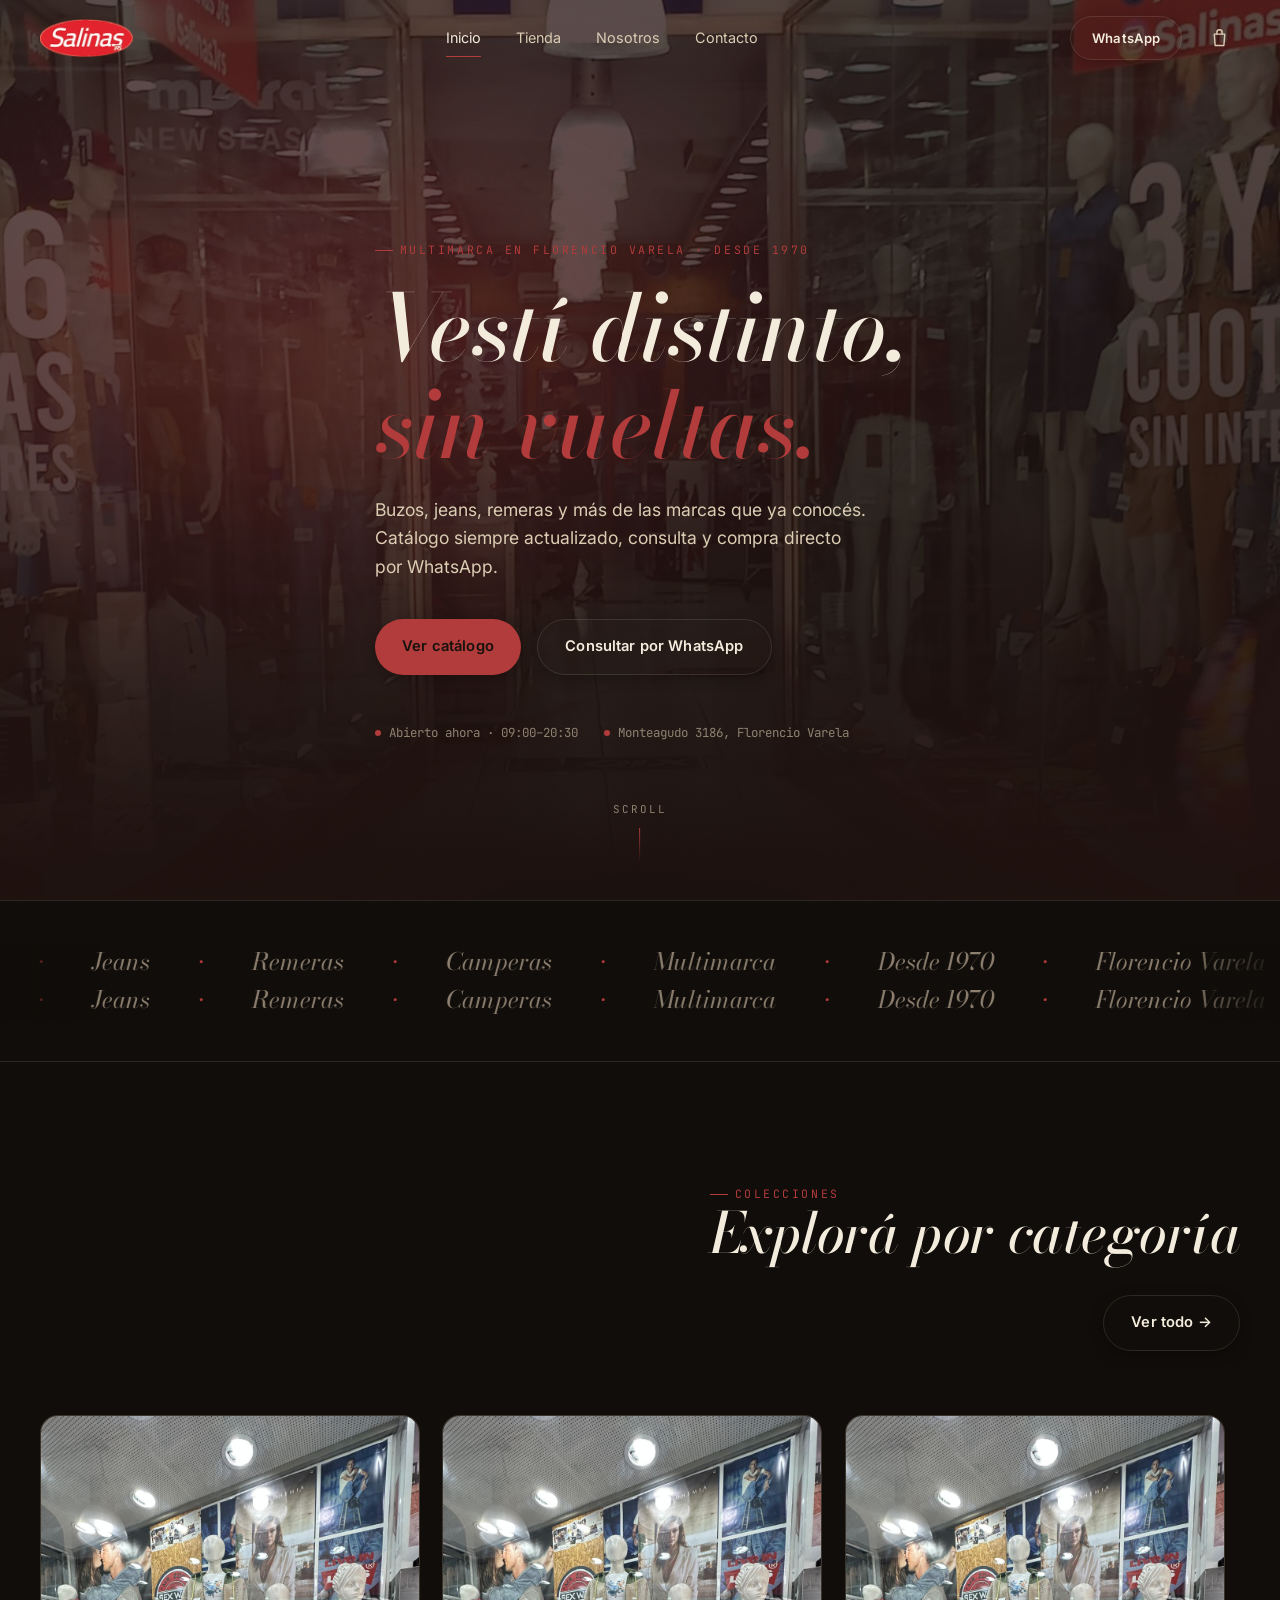
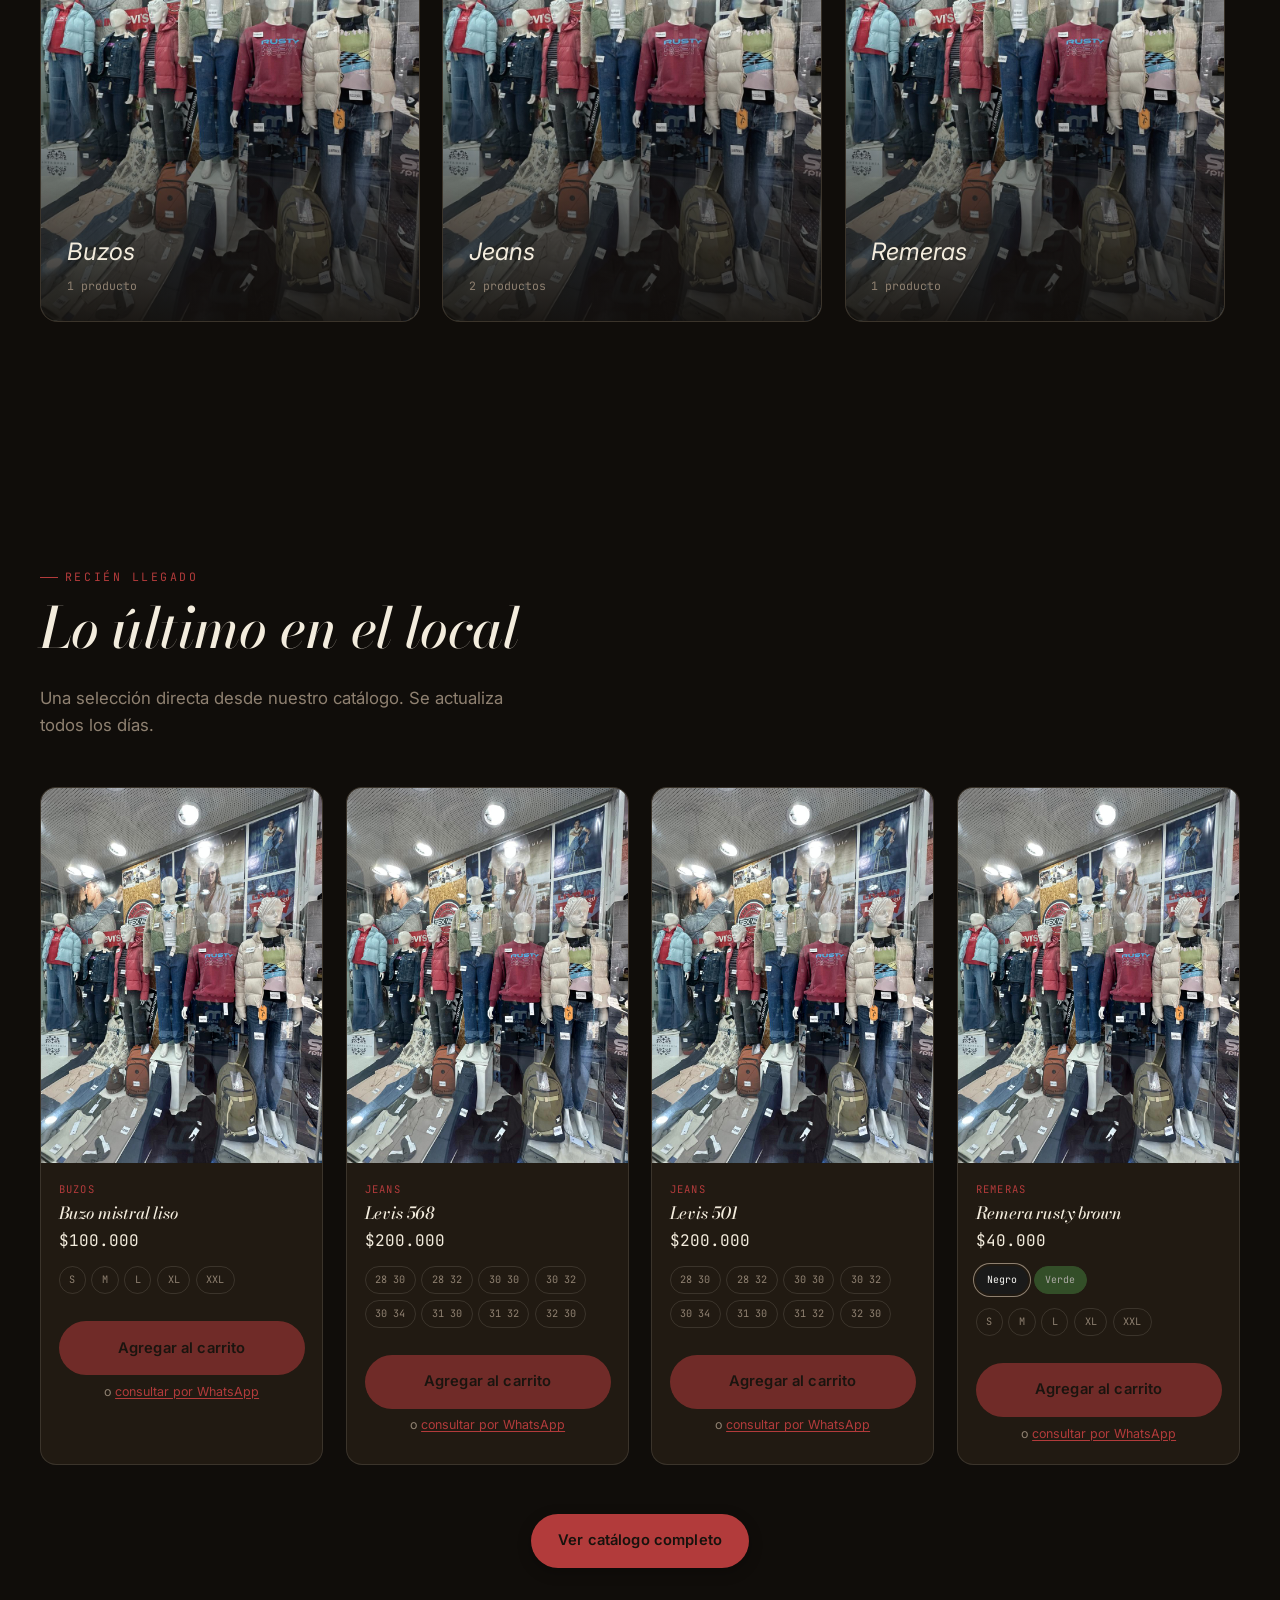
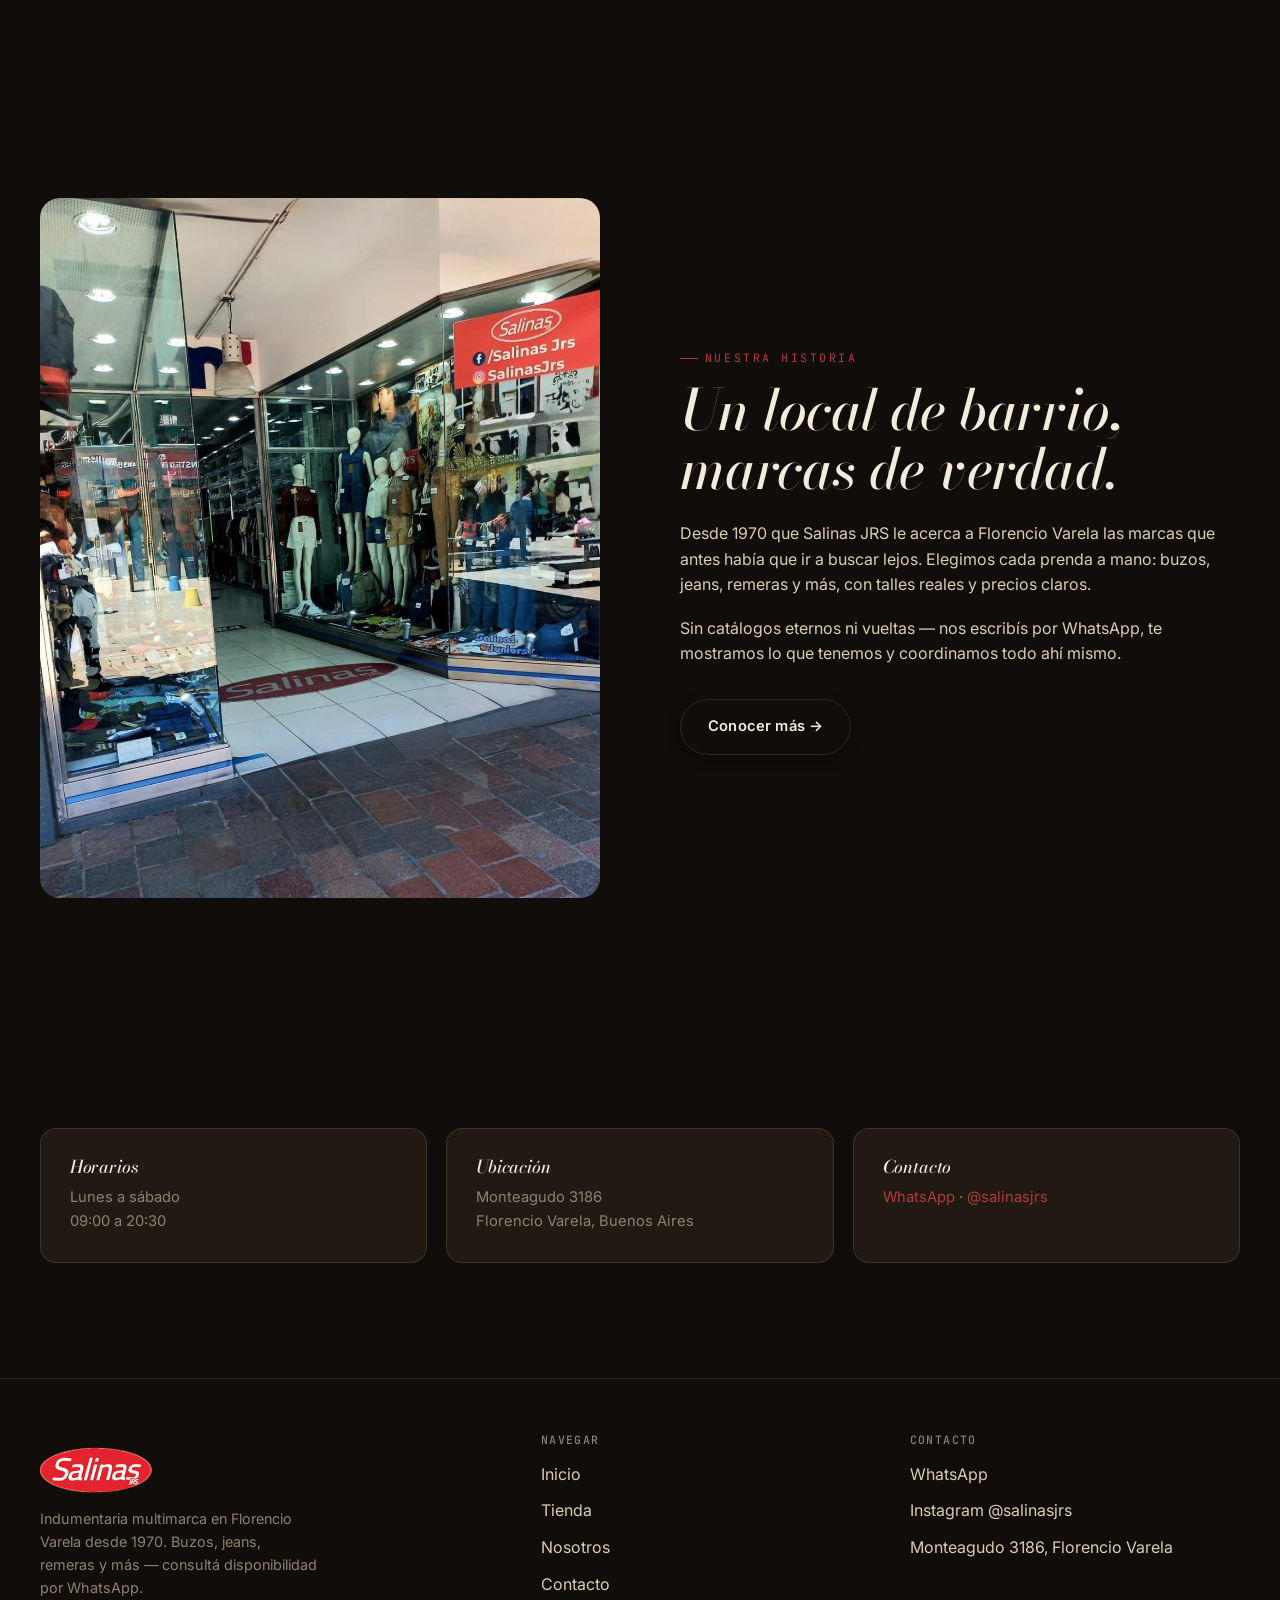
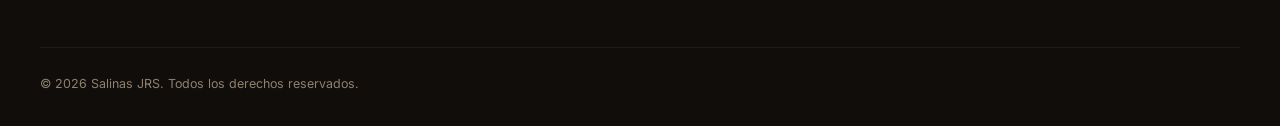
<file: index.html>
<!doctype html>
<html lang="es">
<head>
<meta charset="utf-8">
<meta name="viewport" content="width=device-width, initial-scale=1">
<title>Salinas JRS · Indumentaria multimarca en Florencio Varela desde 1970</title>
<meta name="description" content="Salinas JRS — indumentaria multimarca en Florencio Varela. Buzos, jeans, remeras y más. Catálogo actualizado y consultas por WhatsApp.">
<link rel="preconnect" href="https://fonts.googleapis.com">
<link rel="preconnect" href="https://fonts.gstatic.com" crossorigin>
<link rel="stylesheet" href="https://fonts.googleapis.com/css2?family=Bodoni+Moda:ital,wght@0,500;1,500;1,600&family=Inter:wght@300;400;500;600&family=JetBrains+Mono:wght@400;500&display=swap">
<link rel="preload" as="image" href="assets/img/hero.jpg" fetchpriority="high">
<link rel="stylesheet" href="styles.css?v=20260916">
</head>
<body>
<a class="skip-link" href="#main">Saltar al contenido</a>

<div class="splash" data-splash aria-hidden="true">
  <div>
    <p class="splash-mark">Salinas JRS</p>
    <span class="splash-line"></span>
  </div>
</div>

<div class="cursor" data-cursor-root aria-hidden="true">
  <span class="cursor-dot"></span>
  <span class="cursor-ring"></span>
</div>

<header class="nav">
  <div class="container nav-inner">
    <a href="index.html" class="nav-logo"><img src="assets/img/logo.png" alt="Salinas JRS" width="397" height="170"></a>
    <nav class="nav-links" aria-label="Principal">
      <a class="nav-link is-active" href="index.html">Inicio</a>
      <a class="nav-link" href="tienda.html">Tienda</a>
      <a class="nav-link" href="nosotros.html">Nosotros</a>
      <a class="nav-link" href="contacto.html">Contacto</a>
    </nav>
    <div class="nav-actions">
      <a class="btn btn-ghost" href="https://wa.me/5491153386773" target="_blank" rel="noopener">WhatsApp</a>
      <button class="cart-btn" data-cart-btn aria-label="Ver carrito"><svg viewBox="0 0 24 24" fill="none" stroke="currentColor" stroke-width="1.6" stroke-linecap="round" stroke-linejoin="round"><path d="M6 7h12l-1 13H7L6 7Z"/><path d="M9 7V5a3 3 0 0 1 6 0v2"/></svg><span class="cart-badge" data-cart-badge>0</span></button>
      <button class="nav-burger" data-nav-burger aria-label="Abrir menú"><span></span></button>
    </div>
  </div>
</header>

<div class="nav-mobile" data-nav-mobile aria-hidden="true">
  <button class="nav-mobile-close" data-nav-close aria-label="Cerrar menú">CERRAR ✕</button>
  <nav class="nav-mobile-links" aria-label="Menú móvil">
    <a href="index.html">Inicio</a>
    <a href="tienda.html">Tienda</a>
    <a href="nosotros.html">Nosotros</a>
    <a href="contacto.html">Contacto</a>
  </nav>
</div>

<div class="cart-overlay" data-cart-overlay></div>
<aside class="cart-drawer" data-cart-drawer aria-label="Carrito de compras">
  <div class="cart-head">
    <h2>Tu carrito</h2>
    <button class="cart-close" data-cart-close aria-label="Cerrar carrito">CERRAR ✕</button>
  </div>
  <div class="cart-items" data-cart-items>
    <p class="cart-empty">Todavía no agregaste productos.</p>
  </div>
  <div class="cart-foot">
    <div class="cart-total">
      <span class="cart-total-label">Total</span>
      <span class="cart-total-value" data-cart-total>$0</span>
    </div>
    <button type="button" class="btn btn-whatsapp btn-block" data-cart-checkout>Finalizar pedido por WhatsApp</button>
  </div>
</aside>

<main id="main">

  <section class="hero">
    <div class="hero-bg" aria-hidden="true">
      <img src="assets/img/hero.jpg" alt="" fetchpriority="high" loading="eager" decoding="sync">
    </div>
    <div class="hero-mesh" aria-hidden="true"></div>
    <div class="hero-grain" aria-hidden="true"></div>
    <div class="container hero-inner">
      <span class="eyebrow">Multimarca en Florencio Varela · Desde 1970</span>
      <h1 class="hero-title">Vestí distinto,<br><em>sin vueltas.</em></h1>
      <p class="hero-sub">Buzos, jeans, remeras y más de las marcas que ya conocés. Catálogo siempre actualizado, consulta y compra directo por WhatsApp.</p>
      <div class="hero-actions">
        <a class="btn btn-primary" href="tienda.html">Ver catálogo</a>
        <a class="btn btn-ghost" href="https://wa.me/5491153386773?text=Hola!%20Quiero%20hacer%20una%20consulta" target="_blank" rel="noopener">Consultar por WhatsApp</a>
      </div>
      <div class="hero-meta">
        <span class="hero-meta-item"><span class="dot"></span>Abierto ahora · 09:00–20:30</span>
        <span class="hero-meta-item"><span class="dot"></span>Monteagudo 3186, Florencio Varela</span>
      </div>
    </div>
    <span class="scroll-hint">Scroll</span>
  </section>

  <section class="marquee-section">
    <div class="marquee">
      <div class="marquee-track" data-marquee>
        <span>Buzos</span><span class="dot">·</span>
        <span>Jeans</span><span class="dot">·</span>
        <span>Remeras</span><span class="dot">·</span>
        <span>Camperas</span><span class="dot">·</span>
        <span>Multimarca</span><span class="dot">·</span>
        <span>Desde 1970</span><span class="dot">·</span>
        <span>Florencio Varela</span><span class="dot">·</span>
      </div>
    </div>
  </section>

  <section class="section showcase" data-reveal>
    <div class="container">
      <div class="section-head section-head-row">
        <div>
          <span class="eyebrow">Colecciones</span>
          <h2 class="section-title">Explorá por categoría</h2>
        </div>
        <a class="btn btn-ghost" href="tienda.html">Ver todo →</a>
      </div>
    </div>
    <div class="showcase-viewport container">
      <div class="showcase-track" data-showcase>
        <p class="product-skeleton">Cargando colecciones…</p>
      </div>
    </div>
  </section>

  <section class="section" data-reveal>
    <div class="container">
      <div class="section-head">
        <span class="eyebrow">Recién llegado</span>
        <h2 class="section-title">Lo último en el local</h2>
        <p class="section-sub">Una selección directa desde nuestro catálogo. Se actualiza todos los días.</p>
      </div>
      <div class="product-grid" data-featured>
        <p class="product-skeleton">Cargando destacados…</p>
      </div>
      <div style="text-align:center; margin-top:3rem;">
        <a class="btn btn-primary" href="tienda.html">Ver catálogo completo</a>
      </div>
    </div>
  </section>

  <section class="section" data-reveal>
    <div class="container story">
      <figure class="story-figure">
        <img src="assets/img/nosotros.jpg" alt="Entrada del local Salinas JRS en Florencio Varela" loading="lazy" decoding="async">
      </figure>
      <div class="story-text">
        <span class="eyebrow">Nuestra historia</span>
        <h2 class="section-title" style="margin-top:.8rem;">Un local de barrio,<br><em>marcas de verdad.</em></h2>
        <p style="margin-top:1.4rem;">Desde 1970 que Salinas JRS le acerca a Florencio Varela las marcas que antes había que ir a buscar lejos. Elegimos cada prenda a mano: buzos, jeans, remeras y más, con talles reales y precios claros.</p>
        <p>Sin catálogos eternos ni vueltas — nos escribís por WhatsApp, te mostramos lo que tenemos y coordinamos todo ahí mismo.</p>
        <a class="btn btn-ghost" href="nosotros.html" style="margin-top:2rem;">Conocer más →</a>
      </div>
    </div>
  </section>

  <section class="section" data-reveal>
    <div class="container">
      <div class="info-grid">
        <div class="info-card">
          <h3>Horarios</h3>
          <p>Lunes a sábado<br>09:00 a 20:30</p>
        </div>
        <div class="info-card">
          <h3>Ubicación</h3>
          <p>Monteagudo 3186<br>Florencio Varela, Buenos Aires</p>
        </div>
        <div class="info-card">
          <h3>Contacto</h3>
          <p><a href="https://wa.me/5491153386773" style="color:var(--accent)">WhatsApp</a> · <a href="https://www.instagram.com/salinasjrs" style="color:var(--accent)">@salinasjrs</a></p>
        </div>
      </div>
    </div>
  </section>

</main>

<footer class="footer">
  <div class="container">
    <div class="footer-grid">
      <div class="footer-brand">
        <p class="footer-logo"><img src="assets/img/logo.png" alt="Salinas JRS" width="397" height="170" loading="lazy"></p>
        <p>Indumentaria multimarca en Florencio Varela desde 1970. Buzos, jeans, remeras y más — consultá disponibilidad por WhatsApp.</p>
      </div>
      <div>
        <h4>Navegar</h4>
        <div class="footer-links">
          <a href="index.html">Inicio</a>
          <a href="tienda.html">Tienda</a>
          <a href="nosotros.html">Nosotros</a>
          <a href="contacto.html">Contacto</a>
        </div>
      </div>
      <div>
        <h4>Contacto</h4>
        <div class="footer-links">
          <a href="https://wa.me/5491153386773" target="_blank" rel="noopener">WhatsApp</a>
          <a href="https://www.instagram.com/salinasjrs" target="_blank" rel="noopener">Instagram @salinasjrs</a>
          <a href="contacto.html">Monteagudo 3186, Florencio Varela</a>
        </div>
      </div>
    </div>
    <div class="footer-bottom">
      <span>© 2026 Salinas JRS. Todos los derechos reservados.</span>
    </div>
  </div>
</footer>

<script defer src="lib/gsap.min.js"></script>
<script defer src="lib/ScrollTrigger.min.js"></script>
<script defer src="manifest.js?v=20260916"></script>
<script defer src="main.js?v=20260916"></script>
</body>
</html>
</file>
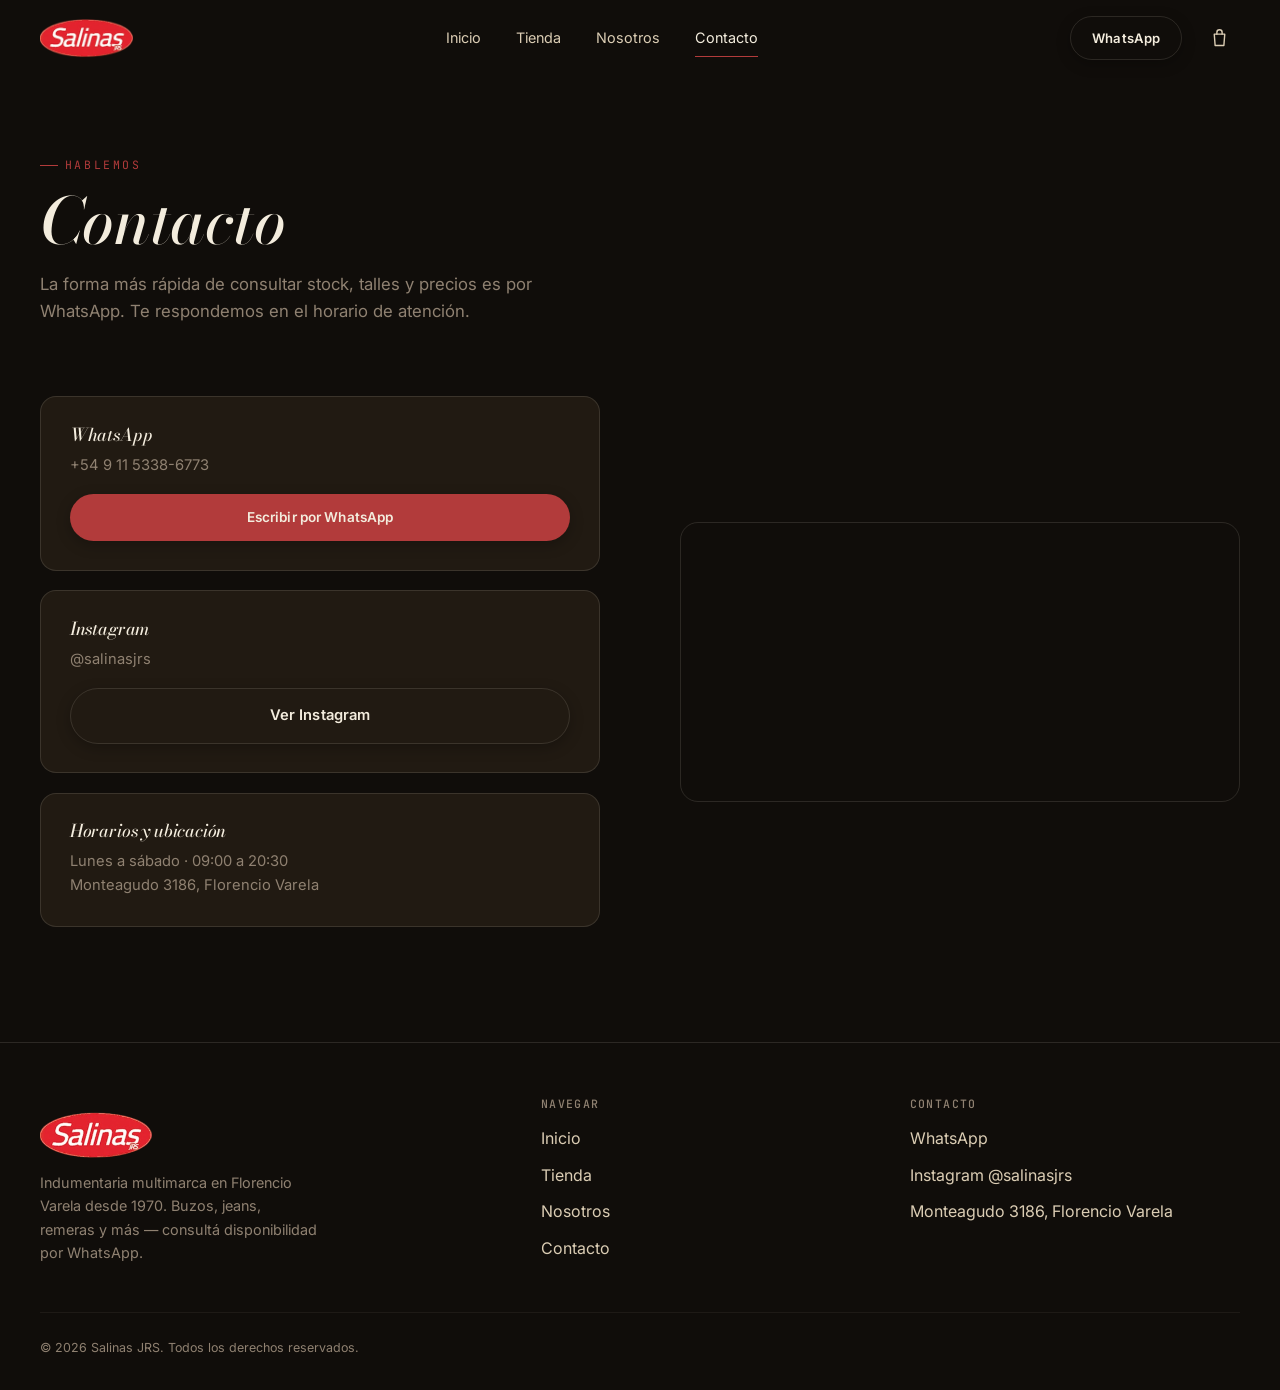
<file: contacto.html>
<!doctype html>
<html lang="es">
<head>
<meta charset="utf-8">
<meta name="viewport" content="width=device-width, initial-scale=1">
<title>Contacto · Salinas JRS</title>
<meta name="description" content="Contactá a Salinas JRS por WhatsApp o Instagram. Florencio Varela, Buenos Aires. Lunes a sábado de 09:00 a 20:30.">
<link rel="preconnect" href="https://fonts.googleapis.com">
<link rel="preconnect" href="https://fonts.gstatic.com" crossorigin>
<link rel="stylesheet" href="https://fonts.googleapis.com/css2?family=Bodoni+Moda:ital,wght@0,500;1,500;1,600&family=Inter:wght@300;400;500;600&family=JetBrains+Mono:wght@400;500&display=swap">
<link rel="stylesheet" href="styles.css?v=20260916">
</head>
<body>
<a class="skip-link" href="#main">Saltar al contenido</a>

<div class="splash" data-splash aria-hidden="true">
  <div>
    <p class="splash-mark">Salinas JRS</p>
    <span class="splash-line"></span>
  </div>
</div>

<div class="cursor" data-cursor-root aria-hidden="true">
  <span class="cursor-dot"></span>
  <span class="cursor-ring"></span>
</div>

<header class="nav">
  <div class="container nav-inner">
    <a href="index.html" class="nav-logo"><img src="assets/img/logo.png" alt="Salinas JRS" width="397" height="170"></a>
    <nav class="nav-links" aria-label="Principal">
      <a class="nav-link" href="index.html">Inicio</a>
      <a class="nav-link" href="tienda.html">Tienda</a>
      <a class="nav-link" href="nosotros.html">Nosotros</a>
      <a class="nav-link is-active" href="contacto.html">Contacto</a>
    </nav>
    <div class="nav-actions">
      <a class="btn btn-ghost" href="https://wa.me/5491153386773" target="_blank" rel="noopener">WhatsApp</a>
      <button class="cart-btn" data-cart-btn aria-label="Ver carrito"><svg viewBox="0 0 24 24" fill="none" stroke="currentColor" stroke-width="1.6" stroke-linecap="round" stroke-linejoin="round"><path d="M6 7h12l-1 13H7L6 7Z"/><path d="M9 7V5a3 3 0 0 1 6 0v2"/></svg><span class="cart-badge" data-cart-badge>0</span></button>
      <button class="nav-burger" data-nav-burger aria-label="Abrir menú"><span></span></button>
    </div>
  </div>
</header>

<div class="nav-mobile" data-nav-mobile aria-hidden="true">
  <button class="nav-mobile-close" data-nav-close aria-label="Cerrar menú">CERRAR ✕</button>
  <nav class="nav-mobile-links" aria-label="Menú móvil">
    <a href="index.html">Inicio</a>
    <a href="tienda.html">Tienda</a>
    <a href="nosotros.html">Nosotros</a>
    <a href="contacto.html">Contacto</a>
  </nav>
</div>

<div class="cart-overlay" data-cart-overlay></div>
<aside class="cart-drawer" data-cart-drawer aria-label="Carrito de compras">
  <div class="cart-head">
    <h2>Tu carrito</h2>
    <button class="cart-close" data-cart-close aria-label="Cerrar carrito">CERRAR ✕</button>
  </div>
  <div class="cart-items" data-cart-items>
    <p class="cart-empty">Todavía no agregaste productos.</p>
  </div>
  <div class="cart-foot">
    <div class="cart-total">
      <span class="cart-total-label">Total</span>
      <span class="cart-total-value" data-cart-total>$0</span>
    </div>
    <button type="button" class="btn btn-whatsapp btn-block" data-cart-checkout>Finalizar pedido por WhatsApp</button>
  </div>
</aside>

<main id="main">

  <section class="page-header">
    <div class="page-header-bg" aria-hidden="true"><img src="assets/img/contacto.jpg" alt=""></div>
    <div class="container">
      <span class="eyebrow">Hablemos</span>
      <h1 class="page-title" style="margin-top:.8rem;">Contacto</h1>
      <p class="section-sub" style="margin-top:1rem;">La forma más rápida de consultar stock, talles y precios es por WhatsApp. Te respondemos en el horario de atención.</p>
    </div>
  </section>

  <section class="section" style="padding-top:1rem;" data-reveal>
    <div class="container story">
      <div class="story-text">
        <div class="info-grid" style="grid-template-columns:1fr;">
          <div class="info-card">
            <h3>WhatsApp</h3>
            <p style="margin-bottom:1rem;">+54 9 11 5338-6773</p>
            <a class="btn btn-whatsapp" href="https://wa.me/5491153386773?text=Hola!%20Quiero%20hacer%20una%20consulta" target="_blank" rel="noopener">Escribir por WhatsApp</a>
          </div>
          <div class="info-card">
            <h3>Instagram</h3>
            <p style="margin-bottom:1rem;">@salinasjrs</p>
            <a class="btn btn-ghost btn-block" href="https://www.instagram.com/salinasjrs" target="_blank" rel="noopener">Ver Instagram</a>
          </div>
          <div class="info-card">
            <h3>Horarios y ubicación</h3>
            <p>Lunes a sábado · 09:00 a 20:30<br>Monteagudo 3186, Florencio Varela</p>
          </div>
        </div>
      </div>
      <div>
        <div class="map-frame">
          <iframe src="https://www.google.com/maps/embed?origin=mfe&pb=!1m2!2m1!1sMonteagudo+3186%2C+Florencio+Varela%2C+Buenos+Aires%2C+Argentina" loading="lazy" title="Ubicación de Salinas JRS — Monteagudo 3186, Florencio Varela" referrerpolicy="no-referrer-when-downgrade"></iframe>
        </div>
      </div>
    </div>
  </section>

</main>

<footer class="footer">
  <div class="container">
    <div class="footer-grid">
      <div class="footer-brand">
        <p class="footer-logo"><img src="assets/img/logo.png" alt="Salinas JRS" width="397" height="170" loading="lazy"></p>
        <p>Indumentaria multimarca en Florencio Varela desde 1970. Buzos, jeans, remeras y más — consultá disponibilidad por WhatsApp.</p>
      </div>
      <div>
        <h4>Navegar</h4>
        <div class="footer-links">
          <a href="index.html">Inicio</a>
          <a href="tienda.html">Tienda</a>
          <a href="nosotros.html">Nosotros</a>
          <a href="contacto.html">Contacto</a>
        </div>
      </div>
      <div>
        <h4>Contacto</h4>
        <div class="footer-links">
          <a href="https://wa.me/5491153386773" target="_blank" rel="noopener">WhatsApp</a>
          <a href="https://www.instagram.com/salinasjrs" target="_blank" rel="noopener">Instagram @salinasjrs</a>
          <a href="contacto.html">Monteagudo 3186, Florencio Varela</a>
        </div>
      </div>
    </div>
    <div class="footer-bottom">
      <span>© 2026 Salinas JRS. Todos los derechos reservados.</span>
    </div>
  </div>
</footer>

<script defer src="lib/gsap.min.js"></script>
<script defer src="lib/ScrollTrigger.min.js"></script>
<script defer src="manifest.js?v=20260916"></script>
<script defer src="main.js?v=20260916"></script>
</body>
</html>
</file>
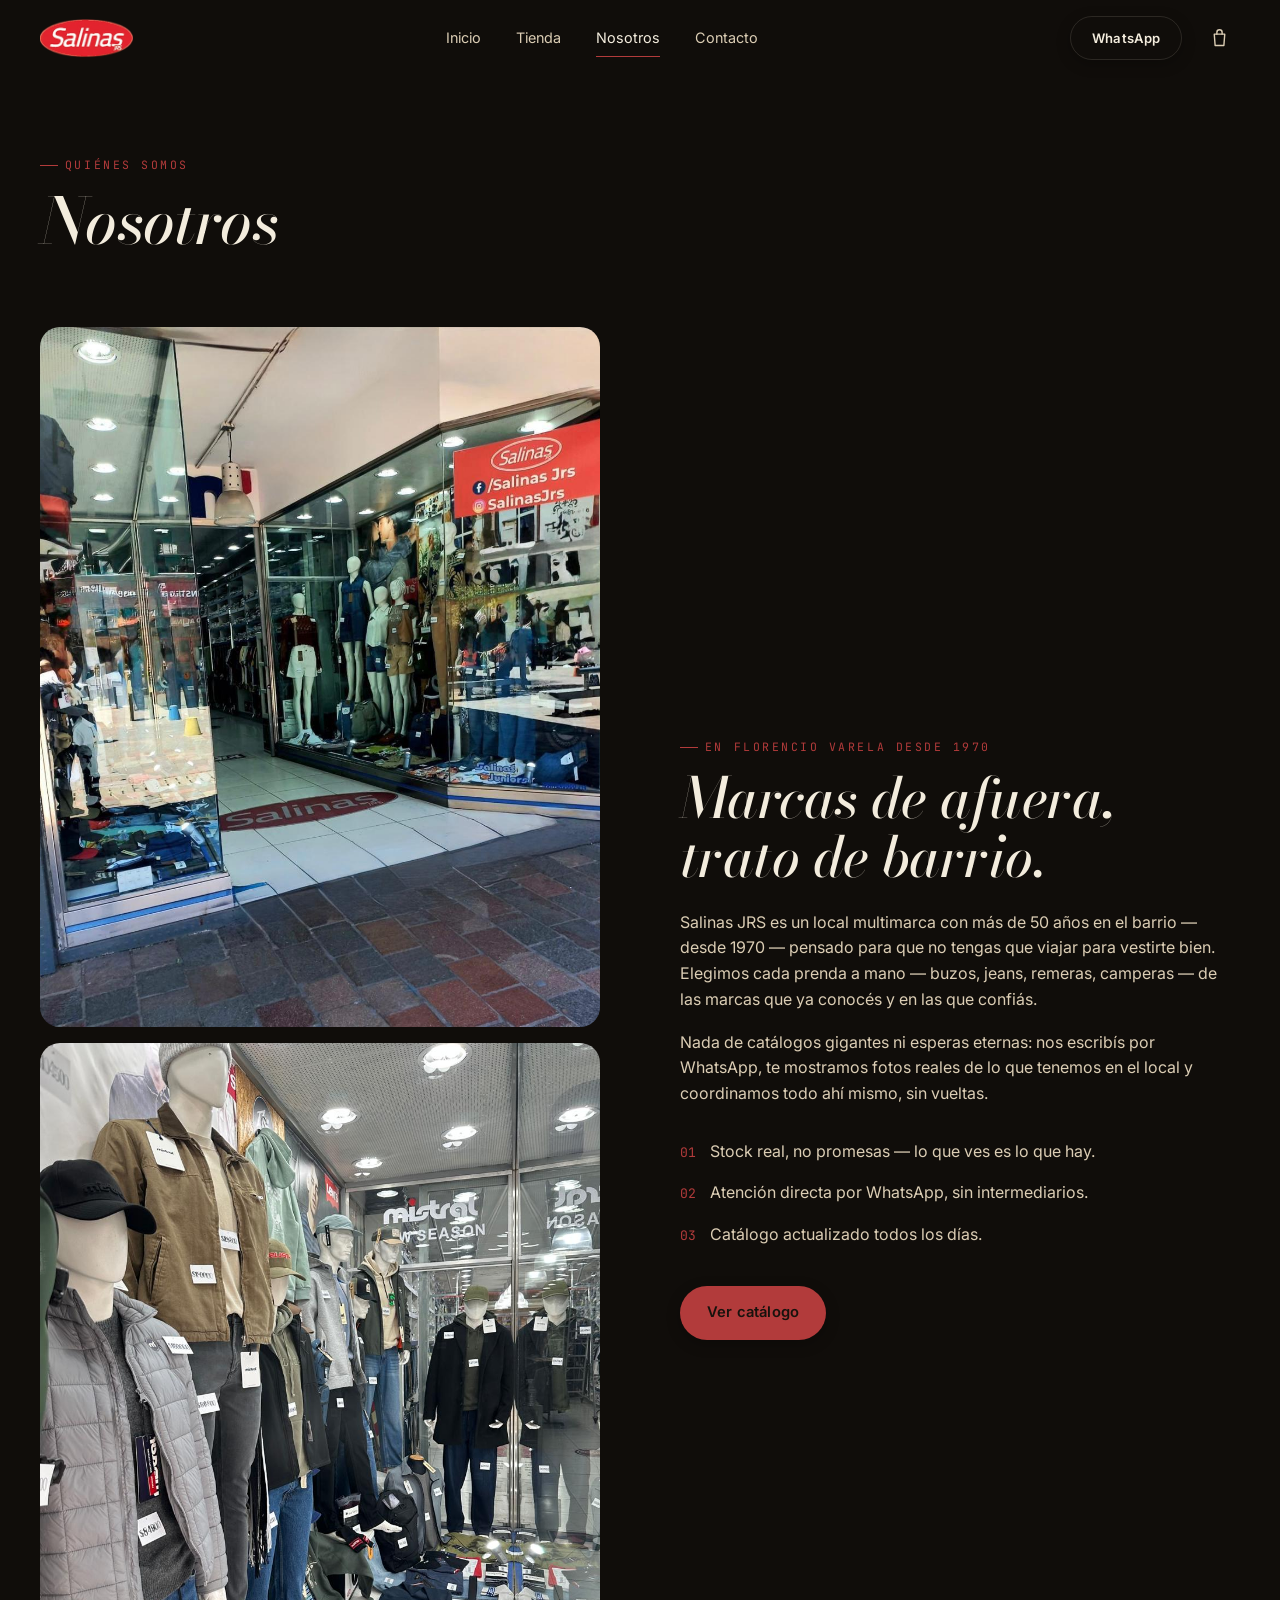
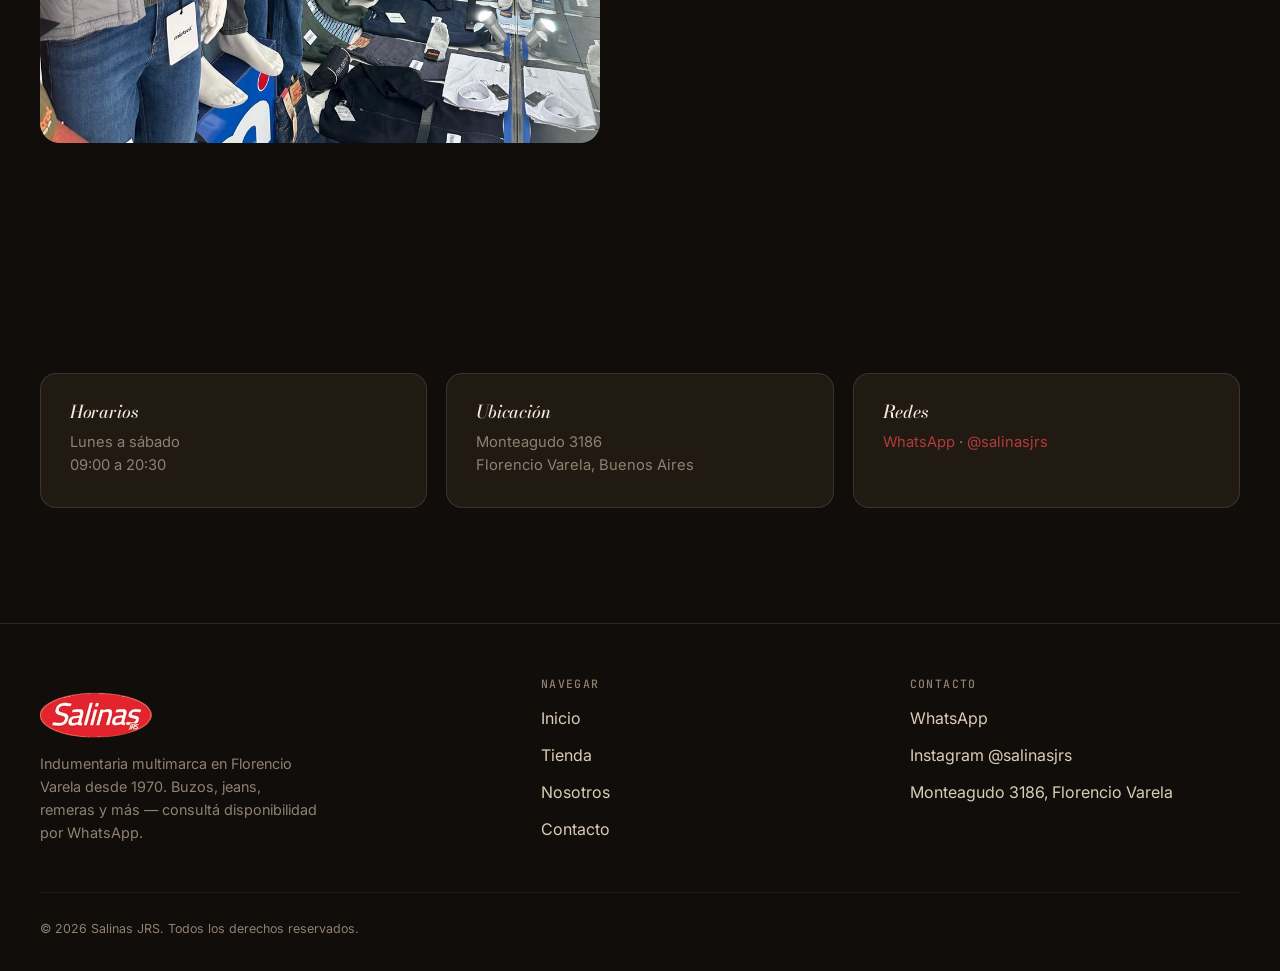
<file: nosotros.html>
<!doctype html>
<html lang="es">
<head>
<meta charset="utf-8">
<meta name="viewport" content="width=device-width, initial-scale=1">
<title>Nosotros · Salinas JRS</title>
<meta name="description" content="Conocé Salinas JRS, tienda multimarca de indumentaria en Florencio Varela.">
<link rel="preconnect" href="https://fonts.googleapis.com">
<link rel="preconnect" href="https://fonts.gstatic.com" crossorigin>
<link rel="stylesheet" href="https://fonts.googleapis.com/css2?family=Bodoni+Moda:ital,wght@0,500;1,500;1,600&family=Inter:wght@300;400;500;600&family=JetBrains+Mono:wght@400;500&display=swap">
<link rel="stylesheet" href="styles.css?v=20260916">
</head>
<body>
<a class="skip-link" href="#main">Saltar al contenido</a>

<div class="splash" data-splash aria-hidden="true">
  <div>
    <p class="splash-mark">Salinas JRS</p>
    <span class="splash-line"></span>
  </div>
</div>

<div class="cursor" data-cursor-root aria-hidden="true">
  <span class="cursor-dot"></span>
  <span class="cursor-ring"></span>
</div>

<header class="nav">
  <div class="container nav-inner">
    <a href="index.html" class="nav-logo"><img src="assets/img/logo.png" alt="Salinas JRS" width="397" height="170"></a>
    <nav class="nav-links" aria-label="Principal">
      <a class="nav-link" href="index.html">Inicio</a>
      <a class="nav-link" href="tienda.html">Tienda</a>
      <a class="nav-link is-active" href="nosotros.html">Nosotros</a>
      <a class="nav-link" href="contacto.html">Contacto</a>
    </nav>
    <div class="nav-actions">
      <a class="btn btn-ghost" href="https://wa.me/5491153386773" target="_blank" rel="noopener">WhatsApp</a>
      <button class="cart-btn" data-cart-btn aria-label="Ver carrito"><svg viewBox="0 0 24 24" fill="none" stroke="currentColor" stroke-width="1.6" stroke-linecap="round" stroke-linejoin="round"><path d="M6 7h12l-1 13H7L6 7Z"/><path d="M9 7V5a3 3 0 0 1 6 0v2"/></svg><span class="cart-badge" data-cart-badge>0</span></button>
      <button class="nav-burger" data-nav-burger aria-label="Abrir menú"><span></span></button>
    </div>
  </div>
</header>

<div class="nav-mobile" data-nav-mobile aria-hidden="true">
  <button class="nav-mobile-close" data-nav-close aria-label="Cerrar menú">CERRAR ✕</button>
  <nav class="nav-mobile-links" aria-label="Menú móvil">
    <a href="index.html">Inicio</a>
    <a href="tienda.html">Tienda</a>
    <a href="nosotros.html">Nosotros</a>
    <a href="contacto.html">Contacto</a>
  </nav>
</div>

<div class="cart-overlay" data-cart-overlay></div>
<aside class="cart-drawer" data-cart-drawer aria-label="Carrito de compras">
  <div class="cart-head">
    <h2>Tu carrito</h2>
    <button class="cart-close" data-cart-close aria-label="Cerrar carrito">CERRAR ✕</button>
  </div>
  <div class="cart-items" data-cart-items>
    <p class="cart-empty">Todavía no agregaste productos.</p>
  </div>
  <div class="cart-foot">
    <div class="cart-total">
      <span class="cart-total-label">Total</span>
      <span class="cart-total-value" data-cart-total>$0</span>
    </div>
    <button type="button" class="btn btn-whatsapp btn-block" data-cart-checkout>Finalizar pedido por WhatsApp</button>
  </div>
</aside>

<main id="main">

  <section class="page-header">
    <div class="page-header-bg" aria-hidden="true"><img src="assets/img/nosotros.jpg" alt=""></div>
    <div class="container">
      <span class="eyebrow">Quiénes somos</span>
      <h1 class="page-title" style="margin-top:.8rem;">Nosotros</h1>
    </div>
  </section>

  <section class="section" style="padding-top:1rem;" data-reveal>
    <div class="container story">
      <figure class="story-figure story-figure-stack">
        <img src="assets/img/nosotros.jpg" alt="Entrada del local Salinas JRS en Florencio Varela" loading="lazy" decoding="async">
        <img src="assets/img/vidriera.jpg" alt="Vidriera con jeans y camperas Mistral en Salinas JRS" loading="lazy" decoding="async">
      </figure>
      <div class="story-text">
        <span class="eyebrow">En Florencio Varela desde 1970</span>
        <h2 class="section-title" style="margin-top:.8rem;">Marcas de afuera,<br><em>trato de barrio.</em></h2>
        <p style="margin-top:1.4rem;">Salinas JRS es un local multimarca con más de 50 años en el barrio — desde 1970 — pensado para que no tengas que viajar para vestirte bien. Elegimos cada prenda a mano — buzos, jeans, remeras, camperas — de las marcas que ya conocés y en las que confiás.</p>
        <p>Nada de catálogos gigantes ni esperas eternas: nos escribís por WhatsApp, te mostramos fotos reales de lo que tenemos en el local y coordinamos todo ahí mismo, sin vueltas.</p>
        <ul class="story-list">
          <li><span class="num">01</span><span>Stock real, no promesas — lo que ves es lo que hay.</span></li>
          <li><span class="num">02</span><span>Atención directa por WhatsApp, sin intermediarios.</span></li>
          <li><span class="num">03</span><span>Catálogo actualizado todos los días.</span></li>
        </ul>
        <a class="btn btn-primary" href="tienda.html" style="margin-top:2.4rem;">Ver catálogo</a>
      </div>
    </div>
  </section>

  <section class="section" data-reveal>
    <div class="container">
      <div class="info-grid">
        <div class="info-card">
          <h3>Horarios</h3>
          <p>Lunes a sábado<br>09:00 a 20:30</p>
        </div>
        <div class="info-card">
          <h3>Ubicación</h3>
          <p>Monteagudo 3186<br>Florencio Varela, Buenos Aires</p>
        </div>
        <div class="info-card">
          <h3>Redes</h3>
          <p><a href="https://wa.me/5491153386773" style="color:var(--accent)">WhatsApp</a> · <a href="https://www.instagram.com/salinasjrs" style="color:var(--accent)">@salinasjrs</a></p>
        </div>
      </div>
    </div>
  </section>

</main>

<footer class="footer">
  <div class="container">
    <div class="footer-grid">
      <div class="footer-brand">
        <p class="footer-logo"><img src="assets/img/logo.png" alt="Salinas JRS" width="397" height="170" loading="lazy"></p>
        <p>Indumentaria multimarca en Florencio Varela desde 1970. Buzos, jeans, remeras y más — consultá disponibilidad por WhatsApp.</p>
      </div>
      <div>
        <h4>Navegar</h4>
        <div class="footer-links">
          <a href="index.html">Inicio</a>
          <a href="tienda.html">Tienda</a>
          <a href="nosotros.html">Nosotros</a>
          <a href="contacto.html">Contacto</a>
        </div>
      </div>
      <div>
        <h4>Contacto</h4>
        <div class="footer-links">
          <a href="https://wa.me/5491153386773" target="_blank" rel="noopener">WhatsApp</a>
          <a href="https://www.instagram.com/salinasjrs" target="_blank" rel="noopener">Instagram @salinasjrs</a>
          <a href="contacto.html">Monteagudo 3186, Florencio Varela</a>
        </div>
      </div>
    </div>
    <div class="footer-bottom">
      <span>© 2026 Salinas JRS. Todos los derechos reservados.</span>
    </div>
  </div>
</footer>

<script defer src="lib/gsap.min.js"></script>
<script defer src="lib/ScrollTrigger.min.js"></script>
<script defer src="manifest.js?v=20260916"></script>
<script defer src="main.js?v=20260916"></script>
</body>
</html>
</file>
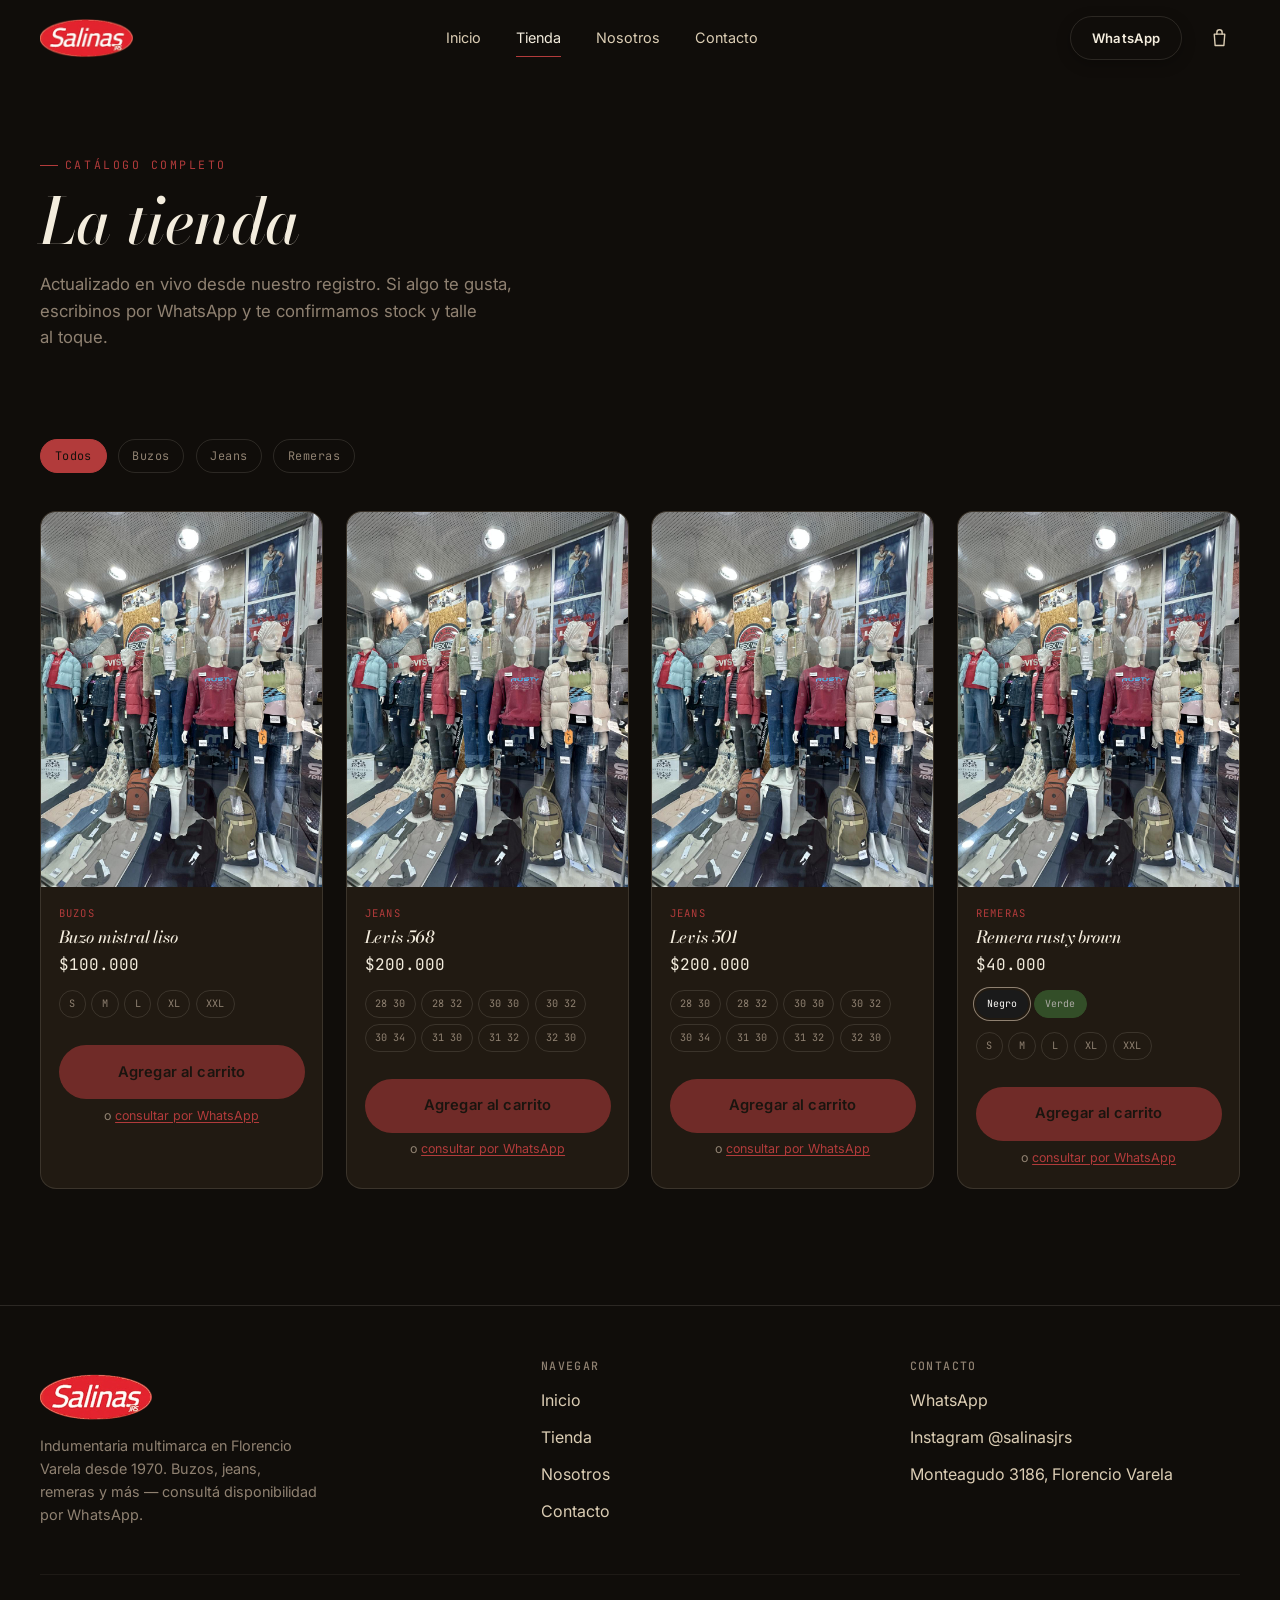
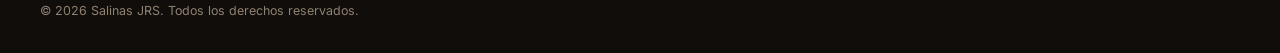
<file: tienda.html>
<!doctype html>
<html lang="es">
<head>
<meta charset="utf-8">
<meta name="viewport" content="width=device-width, initial-scale=1">
<title>Tienda · Salinas JRS</title>
<meta name="description" content="Catálogo completo de Salinas JRS — buzos, jeans, remeras y más. Filtrá por categoría y consultá por WhatsApp.">
<link rel="preconnect" href="https://fonts.googleapis.com">
<link rel="preconnect" href="https://fonts.gstatic.com" crossorigin>
<link rel="stylesheet" href="https://fonts.googleapis.com/css2?family=Bodoni+Moda:ital,wght@0,500;1,500;1,600&family=Inter:wght@300;400;500;600&family=JetBrains+Mono:wght@400;500&display=swap">
<link rel="stylesheet" href="styles.css?v=20260916">
</head>
<body>
<a class="skip-link" href="#main">Saltar al contenido</a>

<div class="splash" data-splash aria-hidden="true">
  <div>
    <p class="splash-mark">Salinas JRS</p>
    <span class="splash-line"></span>
  </div>
</div>

<div class="cursor" data-cursor-root aria-hidden="true">
  <span class="cursor-dot"></span>
  <span class="cursor-ring"></span>
</div>

<header class="nav">
  <div class="container nav-inner">
    <a href="index.html" class="nav-logo"><img src="assets/img/logo.png" alt="Salinas JRS" width="397" height="170"></a>
    <nav class="nav-links" aria-label="Principal">
      <a class="nav-link" href="index.html">Inicio</a>
      <a class="nav-link is-active" href="tienda.html">Tienda</a>
      <a class="nav-link" href="nosotros.html">Nosotros</a>
      <a class="nav-link" href="contacto.html">Contacto</a>
    </nav>
    <div class="nav-actions">
      <a class="btn btn-ghost" href="https://wa.me/5491153386773" target="_blank" rel="noopener">WhatsApp</a>
      <button class="cart-btn" data-cart-btn aria-label="Ver carrito"><svg viewBox="0 0 24 24" fill="none" stroke="currentColor" stroke-width="1.6" stroke-linecap="round" stroke-linejoin="round"><path d="M6 7h12l-1 13H7L6 7Z"/><path d="M9 7V5a3 3 0 0 1 6 0v2"/></svg><span class="cart-badge" data-cart-badge>0</span></button>
      <button class="nav-burger" data-nav-burger aria-label="Abrir menú"><span></span></button>
    </div>
  </div>
</header>

<div class="nav-mobile" data-nav-mobile aria-hidden="true">
  <button class="nav-mobile-close" data-nav-close aria-label="Cerrar menú">CERRAR ✕</button>
  <nav class="nav-mobile-links" aria-label="Menú móvil">
    <a href="index.html">Inicio</a>
    <a href="tienda.html">Tienda</a>
    <a href="nosotros.html">Nosotros</a>
    <a href="contacto.html">Contacto</a>
  </nav>
</div>

<div class="cart-overlay" data-cart-overlay></div>
<aside class="cart-drawer" data-cart-drawer aria-label="Carrito de compras">
  <div class="cart-head">
    <h2>Tu carrito</h2>
    <button class="cart-close" data-cart-close aria-label="Cerrar carrito">CERRAR ✕</button>
  </div>
  <div class="cart-items" data-cart-items>
    <p class="cart-empty">Todavía no agregaste productos.</p>
  </div>
  <div class="cart-foot">
    <div class="cart-total">
      <span class="cart-total-label">Total</span>
      <span class="cart-total-value" data-cart-total>$0</span>
    </div>
    <button type="button" class="btn btn-whatsapp btn-block" data-cart-checkout>Finalizar pedido por WhatsApp</button>
  </div>
</aside>

<main id="main">

  <section class="page-header">
    <div class="page-header-bg" aria-hidden="true"><img src="assets/img/tienda-hero.jpg" alt=""></div>
    <div class="container">
      <span class="eyebrow">Catálogo completo</span>
      <h1 class="page-title" style="margin-top:.8rem;">La tienda</h1>
      <p class="section-sub" style="margin-top:1rem;">Actualizado en vivo desde nuestro registro. Si algo te gusta, escribinos por WhatsApp y te confirmamos stock y talle al toque.</p>
    </div>
  </section>

  <section class="section" style="padding-top:1rem;" data-reveal>
    <div class="container">
      <div class="filters" data-gender-filters style="margin-bottom:1rem;"></div>
      <div class="filters" data-filters style="margin-bottom:2.4rem;">
        <button class="chip is-active" data-filter="all">Todos</button>
      </div>
      <div class="product-grid" data-products>
        <p class="product-skeleton">Cargando catálogo…</p>
      </div>
    </div>
  </section>

</main>

<footer class="footer">
  <div class="container">
    <div class="footer-grid">
      <div class="footer-brand">
        <p class="footer-logo"><img src="assets/img/logo.png" alt="Salinas JRS" width="397" height="170" loading="lazy"></p>
        <p>Indumentaria multimarca en Florencio Varela desde 1970. Buzos, jeans, remeras y más — consultá disponibilidad por WhatsApp.</p>
      </div>
      <div>
        <h4>Navegar</h4>
        <div class="footer-links">
          <a href="index.html">Inicio</a>
          <a href="tienda.html">Tienda</a>
          <a href="nosotros.html">Nosotros</a>
          <a href="contacto.html">Contacto</a>
        </div>
      </div>
      <div>
        <h4>Contacto</h4>
        <div class="footer-links">
          <a href="https://wa.me/5491153386773" target="_blank" rel="noopener">WhatsApp</a>
          <a href="https://www.instagram.com/salinasjrs" target="_blank" rel="noopener">Instagram @salinasjrs</a>
          <a href="contacto.html">Monteagudo 3186, Florencio Varela</a>
        </div>
      </div>
    </div>
    <div class="footer-bottom">
      <span>© 2026 Salinas JRS. Todos los derechos reservados.</span>
    </div>
  </div>
</footer>

<script defer src="lib/gsap.min.js"></script>
<script defer src="lib/ScrollTrigger.min.js"></script>
<script defer src="manifest.js?v=20260916"></script>
<script defer src="main.js?v=20260916"></script>
</body>
</html>
</file>
<file: styles.css>
/* =============================================================
   1. Tokens
   ============================================================= */
@property --mesh-angle { syntax: "<angle>"; inherits: false; initial-value: 0deg; }
@property --mesh-x { syntax: "<percentage>"; inherits: false; initial-value: 30%; }
@property --mesh-y { syntax: "<percentage>"; inherits: false; initial-value: 40%; }

:root {
  --bg:        #100D0A;
  --bg-2:      #17120D;
  --bg-3:      #211A12;
  --bg-4:      #2A2117;
  --cream:     #F3ECDD;
  --cream-2:   #DBCDB4;
  --cream-3:   #8F8171;
  --accent:    #B23B3B;
  --accent-2:  #7A2424;
  --accent-soft: rgba(178,59,59,.16);
  --line:      rgba(243,236,221,.12);
  --line-soft: rgba(243,236,221,.06);

  --serif: "Bodoni Moda", "Times New Roman", serif;
  --sans:  "Inter", -apple-system, BlinkMacSystemFont, "Segoe UI", system-ui, sans-serif;
  --mono:  "JetBrains Mono", "IBM Plex Mono", monospace;

  --ease-out:  cubic-bezier(0.16, 1, 0.3, 1);
  --ease-in:   cubic-bezier(0.7, 0, 0.84, 0);
  --ease-soft: cubic-bezier(0.25, 0.46, 0.45, 0.94);
  --ease-bounce: cubic-bezier(0.34, 1.56, 0.64, 1);

  --nav-h: 76px;
  --container: 1320px;
}

/* =============================================================
   2. Reset & base
   ============================================================= */
*, *::before, *::after { box-sizing: border-box; margin: 0; }
html {
  -webkit-text-size-adjust: 100%;
  tab-size: 2;
  scroll-behavior: smooth;
  background: var(--bg);
}
@media (prefers-reduced-motion: reduce) { html { scroll-behavior: auto; } }

body {
  font-family: var(--sans);
  font-size: 16px;
  line-height: 1.6;
  color: var(--cream-2);
  background: var(--bg);
  -webkit-font-smoothing: antialiased;
  -moz-osx-font-smoothing: grayscale;
  text-rendering: optimizeLegibility;
  overflow-x: clip;
  overscroll-behavior-y: none;
  opacity: 0;
  transition: opacity .5s var(--ease-out);
}
html.is-ready body { opacity: 1; }

img, svg, video { display: block; max-width: 100%; }
img { height: auto; }
button { font: inherit; color: inherit; cursor: pointer; border: 0; background: none; }
a { color: inherit; text-decoration: none; }
p { text-wrap: pretty; }
ul { list-style: none; padding: 0; }
h1, h2, h3, h4 { text-wrap: balance; line-height: 1.05; letter-spacing: -0.01em; font-family: var(--serif); font-weight: 500; color: var(--cream); }
::selection { background: var(--accent); color: var(--bg); }

:focus-visible { outline: 2px solid var(--accent); outline-offset: 3px; border-radius: 4px; }

.skip-link {
  position: fixed; top: -100px; left: 1rem; z-index: 9999;
  padding: .6rem 1rem; background: var(--cream); color: var(--bg);
  border-radius: 8px; font-weight: 600; font-size: .85rem;
}
.skip-link:focus { top: 1rem; }

@view-transition { navigation: auto; }
::view-transition-old(root), ::view-transition-new(root) {
  animation-duration: .6s; animation-timing-function: var(--ease-out);
}
::view-transition-old(root) { animation-name: fadeOutUp; }
::view-transition-new(root) { animation-name: fadeInUp; }
@keyframes fadeOutUp { to { opacity: 0; transform: translateY(-12px); } }
@keyframes fadeInUp { from { opacity: 0; transform: translateY(12px); } }

/* =============================================================
   3. Utilities
   ============================================================= */
.container { max-width: var(--container); margin-inline: auto; padding-inline: 1.25rem; }
@media (min-width: 720px) { .container { padding-inline: 2.5rem; } }
.sr-only {
  position: absolute; width: 1px; height: 1px; padding: 0; margin: -1px;
  overflow: hidden; clip: rect(0,0,0,0); white-space: nowrap; border: 0;
}
.eyebrow {
  font-family: var(--mono); font-size: .72rem; letter-spacing: .22em; text-transform: uppercase;
  color: var(--accent); display: inline-flex; align-items: center; gap: .6em;
}
.eyebrow::before { content: ""; width: 18px; height: 1px; background: var(--accent); }

[data-reveal] {
  opacity: 0; transform: translateY(36px);
  transition: opacity .8s var(--ease-soft), transform .8s var(--ease-soft);
}
[data-reveal].is-revealed { opacity: 1; transform: none; }
[data-reveal][data-split] { opacity: 1; transform: none; }

/* =============================================================
   4. Typography
   ============================================================= */
.section-title {
  font-size: clamp(2rem, 4.4vw, 3.6rem);
  font-style: italic;
}
.section-sub { color: var(--cream-3); max-width: 46ch; margin-top: .9rem; font-size: 1.05rem; }

.split-word, .split-char { display: inline-block; will-change: transform, opacity; }

/* =============================================================
   5. Components
   ============================================================= */
.btn {
  display: inline-flex; align-items: center; gap: .6rem;
  padding: .95rem 1.7rem; border-radius: 999px;
  font-size: .92rem; font-weight: 600; letter-spacing: .01em;
  box-shadow: 0 4px 14px rgba(0,0,0,.25);
  transition: transform .45s var(--ease-soft), box-shadow .45s var(--ease-soft), background .3s, color .3s;
  white-space: nowrap;
}
.btn:hover { transform: translateY(-4px); box-shadow: 0 22px 46px rgba(0,0,0,.35), 0 10px 22px var(--accent-soft); }
.btn:active { transform: translateY(-1px); transition-duration: .12s; }

.btn-primary { background: var(--accent); color: #17120D; }
.btn-ghost { background: transparent; color: var(--cream); border: 1px solid var(--line); }
.btn-whatsapp {
  background: var(--accent); color: var(--cream); width: 100%; justify-content: center;
  padding: .8rem 1.2rem; font-size: .85rem;
}
.btn-whatsapp:hover { background: var(--accent-2); }
.btn-block { width: 100%; justify-content: center; }

.chip {
  font-family: var(--mono); font-size: .74rem; letter-spacing: .04em;
  padding: .4rem .85rem; border-radius: 999px; border: 1px solid var(--line);
  color: var(--cream-3); transition: background .3s, color .3s, border-color .3s;
}
.chip:hover, .chip.is-active { background: var(--accent); color: #17120D; border-color: var(--accent); }

.card { position: relative; }
.has-tilt {
  --rx: 0deg; --ry: 0deg;
  transform: perspective(1000px) rotateX(var(--rx)) rotateY(var(--ry));
  transform-style: preserve-3d;
  transition: transform .55s var(--ease-soft);
}
.has-tilt:hover { transition-duration: .15s; }

.has-halo { position: relative; isolation: isolate; }
.has-halo::before {
  content: ""; position: absolute; inset: -1px; z-index: -1; border-radius: inherit;
  background: radial-gradient(260px circle at var(--mx, 50%) var(--my, 50%), var(--accent-soft), transparent 65%);
  opacity: 0; transition: opacity .4s;
}
.has-halo:hover::before { opacity: 1; }

/* =============================================================
   6. Cursor
   ============================================================= */
.cursor {
  position: fixed; top: 0; left: 0; pointer-events: none; z-index: 9999;
  display: none; mix-blend-mode: difference; opacity: 0;
  transition: opacity .25s var(--ease-out);
}
.cursor.is-ready { opacity: 1; }
@media (hover: hover) and (pointer: fine) { .cursor { display: block; } }
.cursor-dot, .cursor-ring { position: fixed; top: 0; left: 0; pointer-events: none; will-change: transform; }
.cursor-dot { width: 5px; height: 5px; margin: -2.5px; background: var(--cream); border-radius: 50%; }
.cursor-ring {
  width: 32px; height: 32px; margin: -16px; border: 1px solid var(--cream); border-radius: 50%;
  transition: width .35s var(--ease-out), height .35s var(--ease-out), margin .35s var(--ease-out);
}
.cursor.is-interactive .cursor-ring { width: 52px; height: 52px; margin: -26px; }
.has-cursor, .has-cursor a, .has-cursor button { cursor: none; }

/* =============================================================
   7. Splash
   ============================================================= */
.splash {
  position: fixed; inset: 0; z-index: 10000; background: var(--bg);
  display: grid; place-items: center;
  transition: opacity .9s, clip-path 1.1s;
  animation: splashSafety .01s 4.5s forwards;
}
.splash.is-out { opacity: 0; pointer-events: none; clip-path: inset(0 0 100% 0); }
@keyframes splashSafety { to { opacity: 0; pointer-events: none; clip-path: inset(0 0 100% 0); } }
.splash-mark {
  font-family: var(--serif); font-style: italic; font-size: clamp(1.8rem, 5vw, 3rem); color: var(--cream);
  letter-spacing: .02em;
}
.splash-line {
  display: block; width: 64px; height: 1px; background: var(--accent); margin: 1.2rem auto 0;
  animation: splashLine 1.6s var(--ease-soft) infinite;
}
@keyframes splashLine { 0%,100% { transform: scaleX(.3); opacity: .5; } 50% { transform: scaleX(1); opacity: 1; } }

/* =============================================================
   8. Navigation
   ============================================================= */
.nav {
  position: fixed; top: 0; inset-inline: 0; z-index: 100; height: var(--nav-h);
  display: flex; align-items: center;
  transition: background-color .4s var(--ease-out), backdrop-filter .4s var(--ease-out), box-shadow .4s var(--ease-out);
}
.nav.is-scrolled {
  background: rgba(16,13,10,.86); backdrop-filter: blur(14px); -webkit-backdrop-filter: blur(14px);
  box-shadow: 0 1px 0 var(--line);
}
.nav-inner { display: flex; align-items: center; justify-content: space-between; width: 100%; }
.nav-logo { display: flex; align-items: center; }
.nav-logo img { height: 40px; width: auto; display: block; border-radius: 6px; }
.nav-links { display: none; align-items: center; gap: 2.2rem; }
@media (min-width: 960px) { .nav-links { display: flex; } }
.nav-link { position: relative; font-size: .9rem; padding: .25rem 0; color: var(--cream-2); }
.nav-link::after {
  content: ""; position: absolute; left: 0; right: 0; bottom: -3px; height: 1px; background: var(--accent);
  transform: scaleX(0); transform-origin: right; transition: transform .45s var(--ease-out);
}
.nav-link:hover::after, .nav-link.is-active::after { transform: scaleX(1); transform-origin: left; }
.nav-link.is-active { color: var(--cream); }
.nav-actions { display: flex; align-items: center; gap: 1rem; }
.nav-actions .btn { padding: .65rem 1.3rem; font-size: .82rem; }
.nav-actions .btn-ghost { display: none; }
@media (min-width: 720px) { .nav-actions .btn-ghost { display: inline-flex; } }

.nav-burger {
  display: grid; place-items: center; width: 42px; height: 42px;
}
@media (min-width: 960px) { .nav-burger { display: none; } }
.nav-burger span { position: relative; width: 20px; height: 1px; background: var(--cream); }
.nav-burger span::before, .nav-burger span::after {
  content: ""; position: absolute; left: 0; width: 20px; height: 1px; background: var(--cream); transition: transform .3s;
}
.nav-burger span::before { top: -6px; }
.nav-burger span::after { top: 6px; }

.nav-mobile {
  position: fixed; inset: 0; z-index: 110; background: var(--bg-2); color: var(--cream);
  display: grid; place-items: center; clip-path: inset(0 0 100% 0);
  transition: clip-path .65s var(--ease-soft);
}
.nav-mobile[aria-hidden="false"] { clip-path: inset(0); }
.nav-mobile-links { display: flex; flex-direction: column; gap: 1.6rem; text-align: center; }
.nav-mobile-links a { font-family: var(--serif); font-style: italic; font-size: 2.2rem; }
.nav-mobile-close { position: absolute; top: 1.6rem; right: 1.6rem; font-family: var(--mono); font-size: .85rem; }

/* =============================================================
   9. Hero
   ============================================================= */
.hero {
  position: relative; min-height: 100svh; display: flex; align-items: center;
  overflow: hidden; isolation: isolate; padding-top: var(--nav-h);
}
.hero-bg { position: absolute; inset: 0; z-index: -3; }
.hero-bg img {
  width: 100%; height: 100%; object-fit: cover; object-position: center 30%;
  filter: saturate(1.05) contrast(1.05) brightness(.42);
}
.hero-bg::after {
  content: ""; position: absolute; inset: 0;
  background: linear-gradient(180deg, rgba(16,13,10,.35) 0%, rgba(16,13,10,.55) 55%, var(--bg) 96%);
}
.hero-mesh {
  position: absolute; inset: -15%; z-index: -2;
  background:
    radial-gradient(55% 45% at var(--mesh-x) var(--mesh-y), rgba(178,59,59,.4), transparent 62%),
    conic-gradient(from var(--mesh-angle), rgba(122,36,36,.22), rgba(178,59,59,.08), rgba(122,36,36,.22));
  filter: blur(90px) saturate(120%);
  opacity: .85; mix-blend-mode: screen;
  animation: meshShift 24s linear infinite;
}
@keyframes meshShift {
  0%   { --mesh-angle: 0deg;   --mesh-x: 24%; --mesh-y: 36%; }
  50%  { --mesh-angle: 180deg; --mesh-x: 74%; --mesh-y: 58%; }
  100% { --mesh-angle: 360deg; --mesh-x: 24%; --mesh-y: 36%; }
}
.hero-grain {
  position: absolute; inset: 0; z-index: -1; pointer-events: none; opacity: .16; mix-blend-mode: overlay;
  background-image: url("data:image/svg+xml;utf8,<svg xmlns='http://www.w3.org/2000/svg' viewBox='0 0 200 200'><filter id='n'><feTurbulence type='fractalNoise' baseFrequency='0.9' numOctaves='3' stitchTiles='stitch'/><feColorMatrix values='0 0 0 0 0 0 0 0 0 0 0 0 0 0 0 0 0 0 0.5 0'/></filter><rect width='100%25' height='100%25' filter='url(%23n)'/></svg>");
  background-size: 220px 220px;
}
.hero-inner { max-width: 880px; }
.hero-title { font-size: clamp(2.6rem, 7.2vw, 6rem); font-style: italic; margin-top: 1.3rem; max-width: 16ch; }
.hero-title em { color: var(--accent); font-style: italic; }
.hero-sub { margin-top: 1.4rem; max-width: 46ch; font-size: 1.1rem; color: var(--cream-2); }
.hero-actions { display: flex; flex-wrap: wrap; gap: 1rem; margin-top: 2.4rem; }
.hero-meta { display: flex; gap: 1.6rem; margin-top: 3rem; flex-wrap: wrap; }
.hero-meta-item { font-family: var(--mono); font-size: .78rem; color: var(--cream-3); display: flex; align-items: center; gap: .5rem; }
.hero-meta-item .dot { width: 6px; height: 6px; border-radius: 50%; background: var(--accent); }

.scroll-hint {
  position: absolute; bottom: 2.4rem; left: 50%; transform: translateX(-50%);
  font-family: var(--mono); font-size: .68rem; letter-spacing: .18em; text-transform: uppercase; color: var(--cream-3);
  display: flex; flex-direction: column; align-items: center; gap: .6rem;
}
.scroll-hint::after { content: ""; width: 1px; height: 34px; background: linear-gradient(var(--accent), transparent); animation: scrollHint 2s ease-in-out infinite; }
@keyframes scrollHint { 0% { transform: scaleY(0); transform-origin: top; } 50% { transform: scaleY(1); transform-origin: top; } 51% { transform-origin: bottom; } 100% { transform: scaleY(0); transform-origin: bottom; } }

/* =============================================================
   10. Marquee
   ============================================================= */
.marquee-section { padding-block: 2.6rem; border-block: 1px solid var(--line); }
.marquee { overflow: hidden; position: relative; }
.marquee::before, .marquee::after {
  content: ""; position: absolute; top: 0; bottom: 0; width: 100px; z-index: 2; pointer-events: none;
}
.marquee::before { left: 0; background: linear-gradient(90deg, var(--bg), transparent); }
.marquee::after { right: 0; background: linear-gradient(270deg, var(--bg), transparent); }
.marquee-track { display: inline-flex; gap: 3rem; white-space: nowrap; will-change: transform; }
.marquee-track span { font-family: var(--serif); font-style: italic; font-size: 1.5rem; color: var(--cream-3); }
.marquee-track span.dot { color: var(--accent); font-family: var(--sans); }

/* =============================================================
   11. Sections general
   ============================================================= */
.section { padding-block: clamp(4rem, 9vw, 8rem); position: relative; }
.section-head { display: flex; flex-direction: column; gap: .8rem; margin-bottom: 3rem; }
.section-head-row { display: flex; justify-content: space-between; align-items: flex-end; gap: 2rem; flex-wrap: wrap; }

/* =============================================================
   12. Showcase pinned horizontal (colecciones)
   ============================================================= */
.showcase { position: relative; }
.showcase-viewport { overflow: hidden; }
.showcase-track { display: flex; gap: 1.4rem; padding-block: 1rem; will-change: transform; }
.showcase-card {
  position: relative; flex: 0 0 auto; width: min(78vw, 380px); aspect-ratio: 3/4;
  border-radius: 18px; overflow: hidden; background: var(--bg-3);
  border: 1px solid var(--line);
}
.showcase-card img { position: absolute; inset: 0; width: 100%; height: 100%; object-fit: cover; transition: transform .8s var(--ease-soft), filter .55s; }
.showcase-card:hover img { transform: scale(1.08); filter: saturate(1.15) brightness(1.03); }
.showcase-card-overlay {
  position: absolute; inset: 0; background: linear-gradient(180deg, transparent 40%, rgba(16,13,10,.92) 100%);
  display: flex; align-items: flex-end; padding: 1.6rem;
}
.showcase-card-title { font-size: 1.5rem; font-style: italic; color: var(--cream); }
.showcase-card-count { font-family: var(--mono); font-size: .72rem; color: var(--cream-3); margin-top: .3rem; display: block; }

/* =============================================================
   13. Product grid & card (signature: tilt + halo)
   ============================================================= */
.filters { display: flex; gap: .7rem; flex-wrap: wrap; }
.product-grid {
  display: grid; grid-template-columns: repeat(2, 1fr); gap: 1rem;
}
@media (min-width: 720px) { .product-grid { grid-template-columns: repeat(3, 1fr); gap: 1.4rem; } }
@media (min-width: 1280px) { .product-grid { grid-template-columns: repeat(4, 1fr); } }

.product-card {
  background: var(--bg-3); border: 1px solid var(--line); border-radius: 16px; overflow: hidden;
  display: flex; flex-direction: column;
}
.product-media { position: relative; aspect-ratio: 3/4; overflow: hidden; background: var(--bg-4); }
.product-img { position: absolute; inset: 0; width: 100%; height: 100%; object-fit: cover; cursor: zoom-in; transition: opacity .15s linear, transform .8s var(--ease-soft); }
.product-card:hover .product-img { transform: scale(1.06); }
.product-card:hover .product-media { box-shadow: inset 0 0 0 1px var(--accent-soft); }
.product-body { padding: 1.1rem 1.1rem 1.3rem; display: flex; flex-direction: column; gap: .5rem; flex: 1; }
.product-cat { font-family: var(--mono); font-size: .66rem; letter-spacing: .12em; text-transform: uppercase; color: var(--accent); }
.product-name { font-size: 1.05rem; font-style: italic; }
.product-price { font-family: var(--mono); font-size: 1rem; color: var(--cream); margin-top: -.2rem; }
.product-colors { display: flex; flex-wrap: wrap; gap: .35rem; margin-block: .3rem .1rem; }
.color-chip {
  font-family: var(--mono); font-size: .62rem; padding: .3rem .65rem; border: 1px solid var(--line); border-radius: 999px;
  color: var(--cream-3); background: transparent; cursor: pointer; opacity: .65;
  transition: opacity .25s var(--ease-out), transform .2s var(--ease-out);
}
.color-chip:hover { opacity: 1; }
.color-chip.is-selected { opacity: 1; box-shadow: 0 0 0 2px var(--bg-3), 0 0 0 3px var(--cream-3); }
.product-sizes { display: flex; flex-wrap: wrap; gap: .35rem; margin-block: .3rem .5rem; }
.size-chip {
  font-family: var(--mono); font-size: .64rem; padding: .3rem .6rem; border: 1px solid var(--line); border-radius: 999px;
  color: var(--cream-3); background: transparent; cursor: pointer;
  transition: background .25s var(--ease-out), color .25s var(--ease-out), border-color .25s var(--ease-out);
}
.size-chip:hover { border-color: var(--accent); color: var(--cream); }
.size-chip.is-selected { background: var(--accent); border-color: var(--accent); color: var(--cream); }
.product-sizes-hint { font-size: .7rem; color: var(--cream-3); opacity: 0; height: 0; overflow: hidden; transition: opacity .25s, height .25s; }
.product-sizes-hint.is-visible { opacity: 1; height: auto; margin-bottom: .2rem; }
.btn-add-cart { margin-top: .2rem; }
.btn:disabled { opacity: .55; cursor: not-allowed; transform: none !important; box-shadow: none !important; }
.product-whatsapp-link { text-align: center; font-size: .78rem; color: var(--cream-3); margin-top: -.1rem; }
.product-whatsapp-link a { color: var(--accent); text-decoration: underline; text-underline-offset: 2px; }
.product-empty, .product-error {
  grid-column: 1 / -1; text-align: center; padding: 4rem 1rem; color: var(--cream-3);
}
.product-skeleton { grid-column: 1/-1; text-align: center; padding: 4rem 1rem; color: var(--cream-3); font-family: var(--mono); font-size: .8rem; letter-spacing: .08em; }

/* =============================================================
   13b. Cart
   ============================================================= */
.cart-btn { position: relative; display: grid; place-items: center; width: 42px; height: 42px; }
.cart-btn svg { width: 21px; height: 21px; }
.cart-badge {
  position: absolute; top: 2px; right: 0; min-width: 17px; height: 17px; padding: 0 4px;
  display: grid; place-items: center; border-radius: 999px; background: var(--accent); color: var(--cream);
  font-family: var(--mono); font-size: .62rem; line-height: 1; opacity: 0; transform: scale(.6);
  transition: opacity .25s var(--ease-bounce), transform .25s var(--ease-bounce);
}
.cart-badge.is-visible { opacity: 1; transform: scale(1); }

.cart-overlay {
  position: fixed; inset: 0; z-index: 120; background: rgba(8,6,4,.6);
  opacity: 0; pointer-events: none; transition: opacity .4s var(--ease-out);
}
.cart-overlay.is-open { opacity: 1; pointer-events: auto; }

.cart-drawer {
  position: fixed; top: 0; right: 0; bottom: 0; z-index: 121; width: min(420px, 100vw);
  background: var(--bg-2); border-left: 1px solid var(--line);
  display: flex; flex-direction: column;
  transform: translateX(100%); transition: transform .5s var(--ease-soft);
}
.cart-drawer.is-open { transform: translateX(0); }
.cart-head { display: flex; align-items: center; justify-content: space-between; padding: 1.4rem 1.4rem 1.1rem; border-bottom: 1px solid var(--line); }
.cart-head h2 { font-size: 1.3rem; font-style: italic; }
.cart-close { width: 36px; height: 36px; display: grid; place-items: center; font-family: var(--mono); font-size: .8rem; color: var(--cream-3); }
.cart-close:hover { color: var(--cream); }
.cart-items { flex: 1; overflow-y: auto; padding: 1rem 1.4rem; display: flex; flex-direction: column; gap: 1rem; }
.cart-empty { color: var(--cream-3); text-align: center; padding: 3rem 1rem; font-size: .92rem; }
.cart-item { display: grid; grid-template-columns: 64px 1fr auto; gap: .9rem; align-items: center; }
.cart-item-img { width: 64px; height: 80px; border-radius: 10px; overflow: hidden; background: var(--bg-4); }
.cart-item-img img { width: 100%; height: 100%; object-fit: cover; }
.cart-item-name { font-size: .92rem; font-style: italic; }
.cart-item-meta { font-family: var(--mono); font-size: .7rem; color: var(--cream-3); margin-top: .2rem; }
.cart-item-price { font-family: var(--mono); font-size: .82rem; color: var(--cream); margin-top: .3rem; }
.cart-item-qty { display: flex; align-items: center; gap: .4rem; margin-top: .4rem; }
.cart-qty-btn {
  width: 22px; height: 22px; border: 1px solid var(--line); border-radius: 6px; display: grid; place-items: center;
  font-family: var(--mono); font-size: .8rem; color: var(--cream-2);
}
.cart-qty-btn:hover { border-color: var(--accent); color: var(--cream); }
.cart-qty-value { font-family: var(--mono); font-size: .8rem; min-width: 1.2em; text-align: center; }
.cart-item-remove { justify-self: end; align-self: start; font-family: var(--mono); font-size: .68rem; color: var(--cream-3); text-decoration: underline; text-underline-offset: 2px; }
.cart-item-remove:hover { color: var(--accent); }
.cart-foot { border-top: 1px solid var(--line); padding: 1.2rem 1.4rem 1.6rem; }
.cart-total { display: flex; justify-content: space-between; align-items: baseline; margin-bottom: 1rem; }
.cart-total-label { color: var(--cream-3); font-size: .85rem; }
.cart-total-value { font-family: var(--mono); font-size: 1.3rem; color: var(--cream); }

/* =============================================================
   13b. Lightbox — ampliar fotos del producto
   ============================================================= */
html.lightbox-open, html.lightbox-open body { overflow: hidden; }
.lightbox {
  position: fixed; inset: 0; z-index: 200; background: rgba(8,6,4,.96);
  overflow-y: auto; -webkit-overflow-scrolling: touch; overscroll-behavior: contain;
  padding: 5rem 1.5rem 3rem;
}
.lightbox[hidden] { display: none !important; }
.lightbox-gallery { display: flex; flex-direction: column; gap: 1.2rem; align-items: center; min-height: 100%; }
.lightbox-gallery img {
  display: block; max-width: min(720px, 94vw); width: 100%; height: auto;
  border-radius: 8px; box-shadow: 0 20px 60px rgba(0,0,0,.6); cursor: default;
}
.lightbox-close {
  position: fixed; top: 1.2rem; left: 1.2rem; z-index: 201;
  width: 42px; height: 42px; border-radius: 50%;
  display: grid; place-items: center; font-size: 1rem;
  background: rgba(30,24,18,.85); border: 1px solid var(--line); color: var(--cream);
  transition: background .2s, border-color .2s;
}
.lightbox-close:hover { background: var(--accent-soft); border-color: var(--accent); }

/* =============================================================
   13c. Modal de producto (vista rápida)
   ============================================================= */
html.pmodal-open, html.pmodal-open body { overflow: hidden; }
.pmodal {
  position: fixed; inset: 0; z-index: 190;
  display: flex; align-items: center; justify-content: center; padding: 20px;
}
.pmodal[hidden] { display: none !important; }
.pmodal-backdrop {
  position: absolute; inset: 0;
  background: rgba(10,8,6,.62);
  backdrop-filter: blur(8px) saturate(.9);
  -webkit-backdrop-filter: blur(8px) saturate(.9);
}
.pmodal-box {
  position: relative; z-index: 1;
  width: min(900px, 100%); height: min(600px, 86vh);
  background: var(--bg-2); border: 1px solid var(--line); border-radius: 16px;
  overflow: hidden; display: grid; grid-template-columns: 1.1fr 1fr;
  box-shadow: 0 30px 90px rgba(0,0,0,.7);
  animation: pmodalIn .24s var(--ease-out);
}
@keyframes pmodalIn {
  from { opacity: 0; transform: translateY(14px) scale(.985); }
  to { opacity: 1; transform: none; }
}
.pmodal-close {
  position: absolute; top: 12px; right: 12px; z-index: 3;
  width: 36px; height: 36px; border-radius: 50%;
  display: grid; place-items: center; font-size: .9rem;
  background: rgba(20,16,12,.85); border: 1px solid var(--line); color: var(--cream);
  transition: background .2s, border-color .2s;
}
.pmodal-close:hover { background: var(--accent-soft); border-color: var(--accent); }
.pmodal-gallery { overflow-y: auto; overscroll-behavior: contain; background: var(--bg-4); }
.pmodal-gallery img { width: 100%; display: block; cursor: zoom-in; }
.pmodal-gallery img + img { border-top: 1px solid var(--line-soft); }
.pmodal-noimg {
  display: grid; place-items: center; height: 100%;
  color: var(--cream-3); font-family: var(--mono); font-size: .72rem; letter-spacing: .1em;
}
.pmodal-info {
  padding: 2rem 1.8rem; overflow-y: auto; overscroll-behavior: contain;
  display: flex; flex-direction: column;
}
.pmodal-cat {
  font-family: var(--mono); font-size: .64rem; letter-spacing: .14em;
  text-transform: uppercase; color: var(--accent); margin-bottom: .6rem;
}
.pmodal-name { font-size: 1.7rem; font-style: italic; margin-bottom: .4rem; }
.pmodal-price { font-family: var(--mono); font-size: 1.15rem; color: var(--cream); margin-bottom: 1.6rem; }
.pmodal-block { margin-bottom: 1.3rem; }
.pmodal-label {
  display: block; font-family: var(--mono); font-size: .64rem; letter-spacing: .14em;
  text-transform: uppercase; color: var(--cream-3); margin-bottom: .6rem;
}
.pmodal-opts { display: flex; flex-wrap: wrap; gap: .4rem; }
.pmodal-opts .size-chip, .pmodal-opts .color-chip { padding: .45rem .85rem; font-size: .7rem; }
.pmodal-add { margin-top: auto; padding: .95rem; }
.pmodal-hint { font-size: .68rem; color: var(--cream-3); text-align: center; margin-top: .7rem; }
@media (max-width: 720px) {
  .pmodal { padding: 12px; }
  .pmodal-box { grid-template-columns: 1fr; height: min(680px, 92vh); }
  .pmodal-gallery { max-height: 42vh; }
  .pmodal-info { padding: 1.4rem 1rem 1rem; }
  .pmodal-name { font-size: 1.4rem; }
  .pmodal-price { margin-bottom: 1.2rem; }
  .pmodal-add { position: sticky; bottom: 0; margin-top: 1rem; }
  .pmodal-hint { display: none; }
}

/* =============================================================
   14. Story / Nosotros blocks
   ============================================================= */
.story {
  display: grid; grid-template-columns: 1fr; gap: 2.6rem; align-items: center;
}
@media (min-width: 960px) { .story { grid-template-columns: 1fr 1fr; gap: 5rem; } }
.story-figure { position: relative; border-radius: 20px; overflow: hidden; aspect-ratio: 4/5; }
.story-figure img { width: 100%; height: 100%; object-fit: cover; }
.story-figure-stack { display: flex; flex-direction: column; gap: 1rem; aspect-ratio: auto; overflow: visible; }
.story-figure-stack img { border-radius: 20px; aspect-ratio: 4/5; height: auto; }
.story-text p + p { margin-top: 1.1rem; }
.story-list { margin-top: 2rem; display: flex; flex-direction: column; gap: 1rem; }
.story-list li { display: flex; gap: .9rem; align-items: baseline; }
.story-list .num { font-family: var(--mono); color: var(--accent); font-size: .82rem; }

/* =============================================================
   15. Contact / info blocks
   ============================================================= */
.info-grid { display: grid; grid-template-columns: 1fr; gap: 1.2rem; }
@media (min-width: 720px) { .info-grid { grid-template-columns: repeat(3, 1fr); } }
.info-card { background: var(--bg-3); border: 1px solid var(--line); border-radius: 16px; padding: 1.8rem; }
.info-card h3 { font-size: 1.1rem; font-style: italic; margin-bottom: .6rem; }
.info-card p { color: var(--cream-3); font-size: .92rem; }
.map-frame { border-radius: 18px; overflow: hidden; border: 1px solid var(--line); aspect-ratio: 16/8; }
.map-frame iframe { width: 100%; height: 100%; border: 0; filter: grayscale(.3) invert(.92) contrast(.9); }

/* =============================================================
   16. Footer
   ============================================================= */
.footer { border-top: 1px solid var(--line); padding-block: 3.4rem 2rem; }
.footer-grid { display: grid; grid-template-columns: 1fr; gap: 2.4rem; }
@media (min-width: 720px) { .footer-grid { grid-template-columns: 1.4fr 1fr 1fr; } }
.footer-logo { display: block; }
.footer-logo img { height: 48px; width: auto; display: block; border-radius: 6px; }
.footer-brand p { color: var(--cream-3); margin-top: .8rem; max-width: 32ch; font-size: .9rem; }
.footer h4 { font-family: var(--mono); font-size: .72rem; letter-spacing: .12em; text-transform: uppercase; color: var(--cream-3); margin-bottom: 1rem; font-style: normal; }
.footer-links { display: flex; flex-direction: column; gap: .7rem; }
.footer-links a:hover { color: var(--accent); }
.footer-bottom {
  margin-top: 3rem; padding-top: 1.6rem; border-top: 1px solid var(--line-soft);
  display: flex; flex-wrap: wrap; justify-content: space-between; gap: 1rem;
  font-size: .78rem; color: var(--cream-3);
}
.footer-bottom a { text-decoration: underline; text-underline-offset: 3px; }

/* =============================================================
   17. Page header (subpages)
   ============================================================= */
.page-header {
  position: relative; padding-top: calc(var(--nav-h) + 4.5rem); padding-bottom: 3.5rem; overflow: hidden;
}
.page-header-bg { position: absolute; inset: 0; z-index: -2; }
.page-header-bg img { width: 100%; height: 100%; object-fit: cover; filter: saturate(1.05) contrast(1.05) brightness(.5); }
.page-header-bg::after {
  content: ""; position: absolute; inset: 0; z-index: -1;
  background: linear-gradient(180deg, rgba(16,13,10,.55), var(--bg) 92%);
}
.page-title { font-size: clamp(2.2rem, 5.5vw, 4rem); font-style: italic; }

/* =============================================================
   18. Responsive breakpoints (global helpers)
   ============================================================= */
@media (min-width: 540px) { }
@media (min-width: 720px) { }
@media (min-width: 960px) { }
@media (min-width: 1280px) { }
@media (min-width: 1600px) { }

/* =============================================================
   19. Reduced-motion (only intrusive effects)
   ============================================================= */
@media (prefers-reduced-motion: reduce) {
  .hero-mesh { animation: none; }
  .scroll-hint::after { animation: none; }
  .splash-line { animation: none; }
}
</file>
